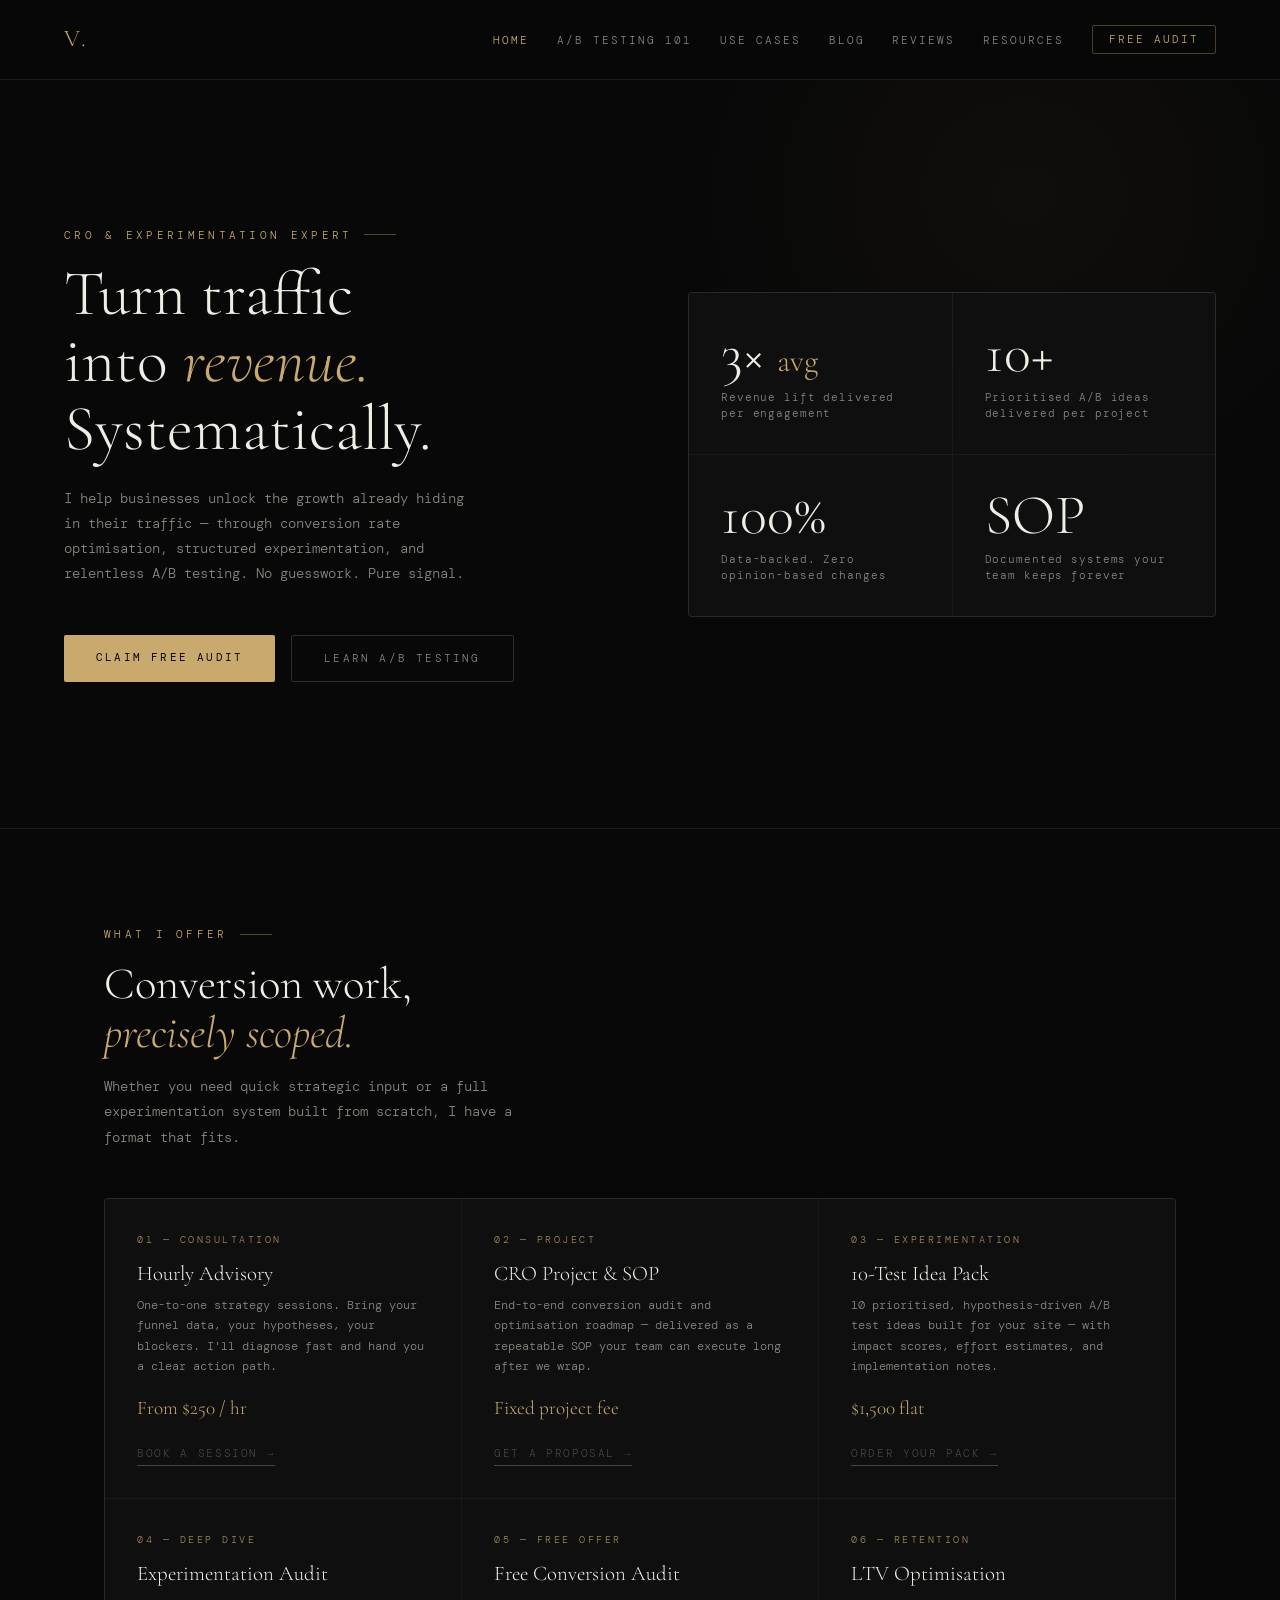
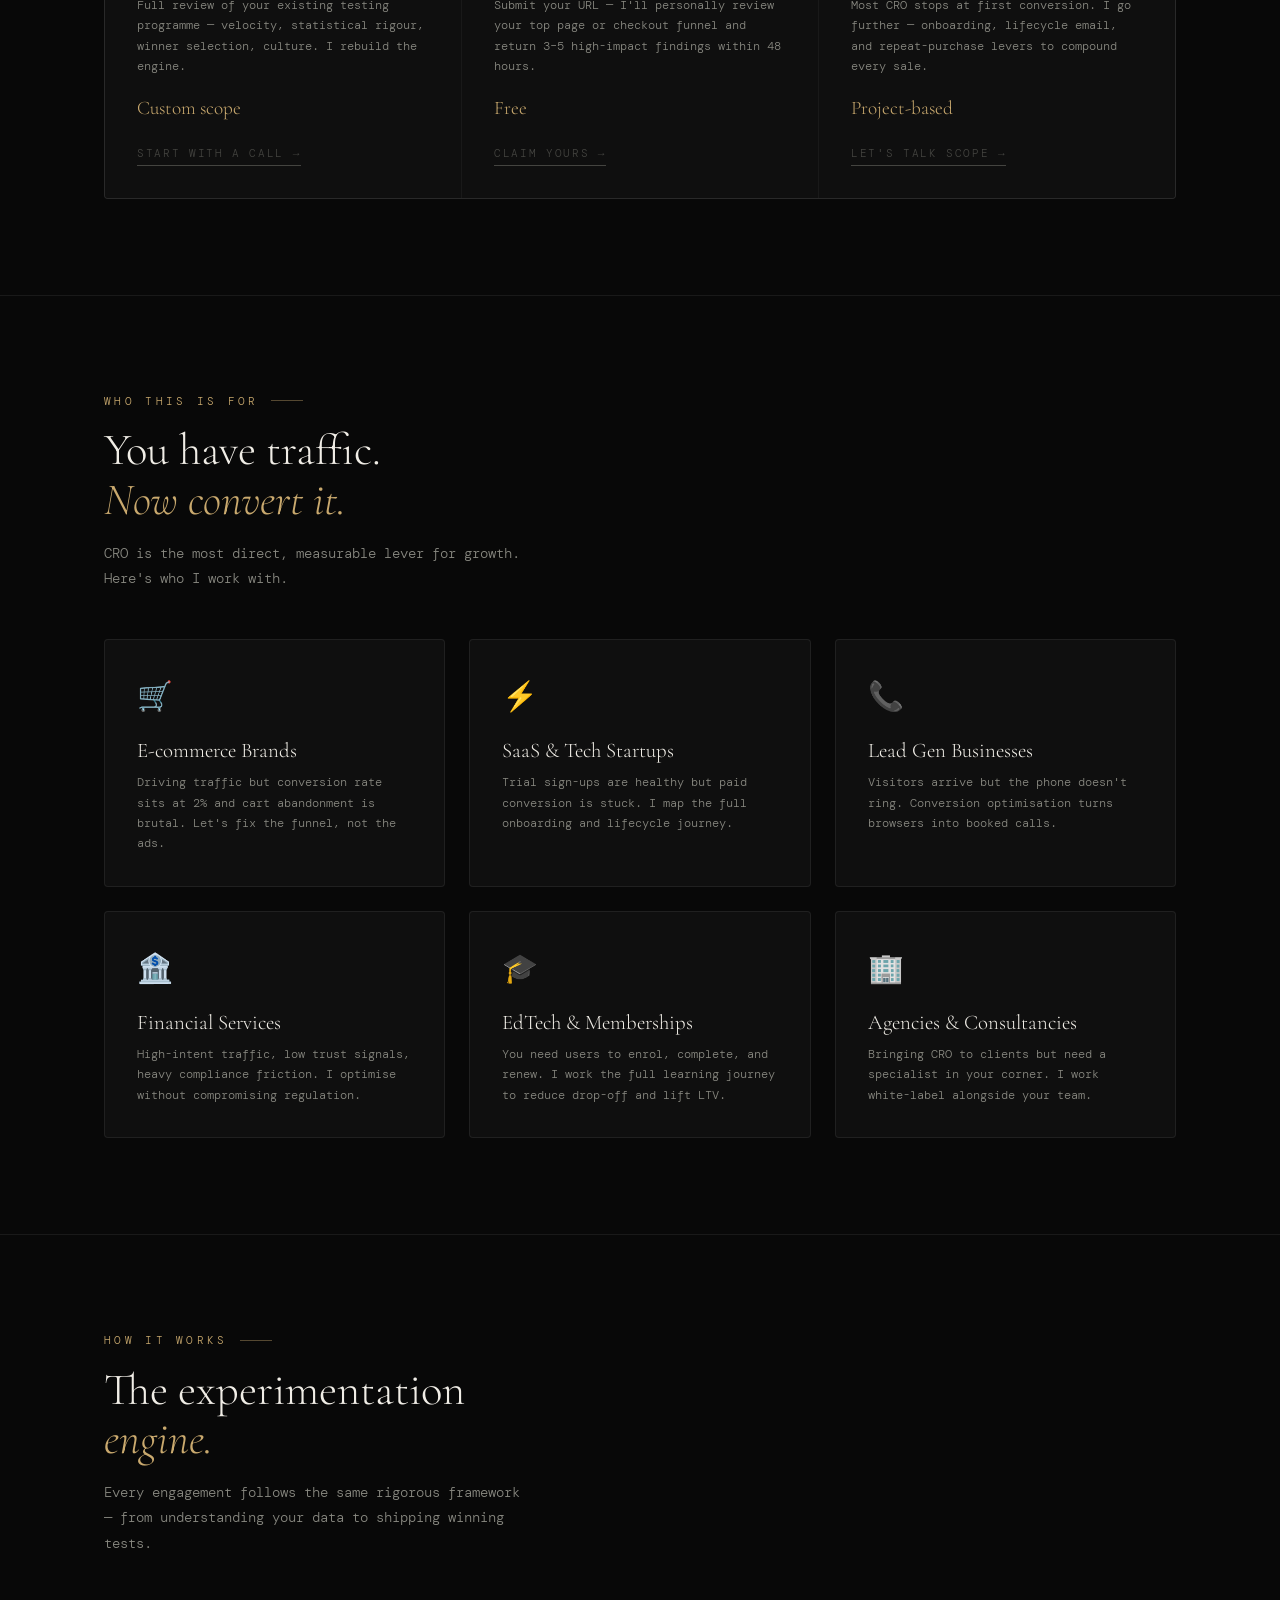
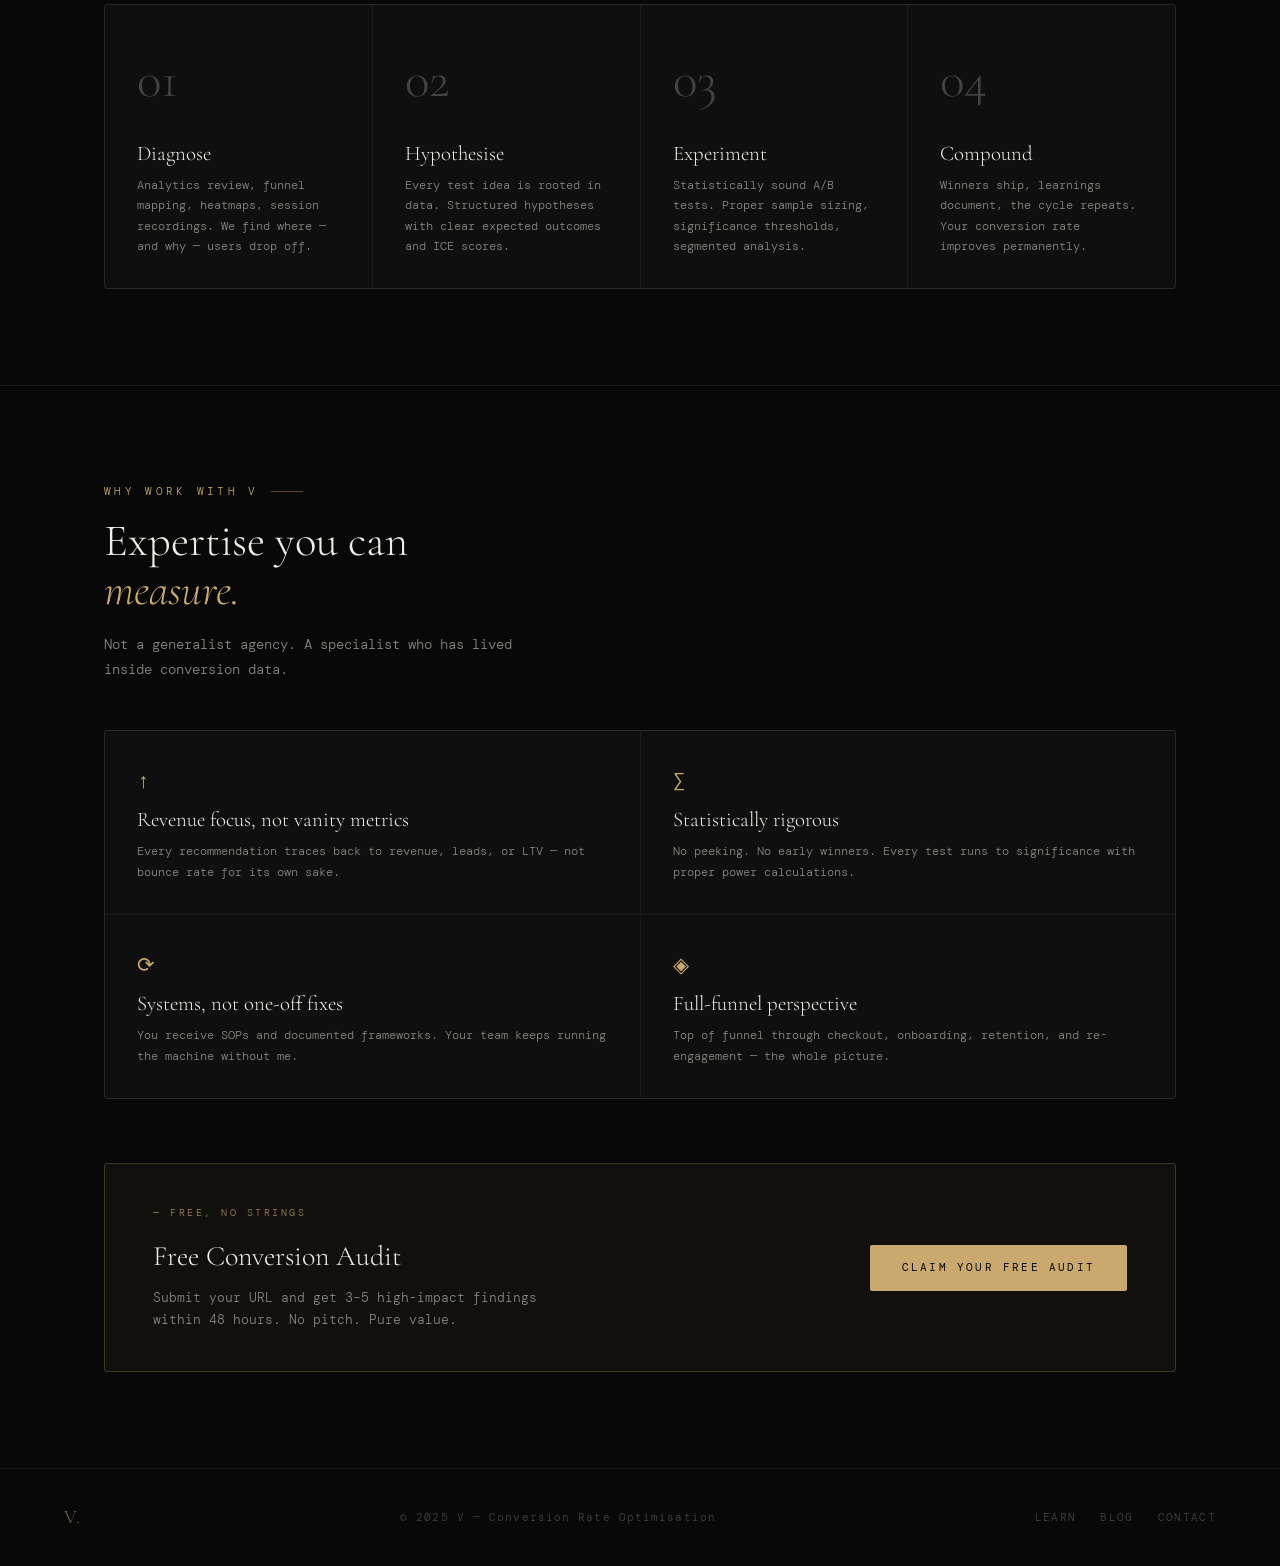
<file: index.html>
<!DOCTYPE html>
<html lang="en">
<head>
<meta charset="UTF-8">
<meta name="viewport" content="width=device-width, initial-scale=1.0">
<title>V — CRO & Experimentation Expert | Conversion Rate Optimisation</title>
<meta name="description" content="V helps businesses increase revenue, leads, and retention through conversion rate optimisation and structured A/B testing. Free conversion audit available.">
<link href="https://fonts.googleapis.com/css2?family=Cormorant+Garamond:ital,wght@0,300;0,400;0,600;1,300;1,400&family=DM+Mono:wght@300;400&display=swap" rel="stylesheet">
<link rel="stylesheet" href="style.css">
</head>
<body>

<nav>
  <a href="index.html" class="nav-logo">V.</a>
  <ul class="nav-links">
    <li><a href="index.html" class="active">Home</a></li>
    <li><a href="ab-testing-101.html">A/B Testing 101</a></li>
    <li><a href="use-cases.html">Use Cases</a></li>
    <li><a href="blog.html">Blog</a></li>
    <li><a href="reviews.html">Reviews</a></li>
    <li><a href="resources.html">Resources</a></li>
    <li><a href="contact.html" class="nav-cta">Free Audit</a></li>
  </ul>
  <button class="hamburger" onclick="document.getElementById('mobMenu').classList.add('open')"><span></span><span></span><span></span></button>
</nav>
<div class="mob-menu" id="mobMenu">
  <button class="mob-close" onclick="document.getElementById('mobMenu').classList.remove('open')">✕</button>
  <a href="index.html">Home</a>
  <a href="ab-testing-101.html">A/B Testing 101</a>
  <a href="use-cases.html">Use Cases</a>
  <a href="blog.html">Blog</a>
  <a href="reviews.html">Reviews</a>
  <a href="resources.html">Resources</a>
  <a href="contact.html" style="color:var(--gold)">Free Audit →</a>
</div>

<!-- HERO -->
<div style="min-height:92vh;display:flex;align-items:center;padding:9rem 4rem 4rem;position:relative;overflow:hidden">
  <div style="position:absolute;top:-20%;right:-10%;width:60vw;height:80vh;background:radial-gradient(ellipse at center,rgba(201,169,110,.04) 0%,transparent 65%);pointer-events:none"></div>
  <div style="max-width:1200px;margin:0 auto;width:100%;display:grid;grid-template-columns:1fr 1fr;gap:6rem;align-items:center">
    <div>
      <div class="eyebrow anim-1">CRO &amp; Experimentation Expert</div>
      <h1 class="serif anim-2">Turn traffic<br>into <em>revenue.</em><br>Systematically.</h1>
      <p class="lead anim-3">I help businesses unlock the growth already hiding in their traffic — through conversion rate optimisation, structured experimentation, and relentless A/B testing. No guesswork. Pure signal.</p>
      <div class="anim-4" style="display:flex;gap:1rem;flex-wrap:wrap">
        <a href="contact.html" class="btn-primary">Claim Free Audit</a>
        <a href="ab-testing-101.html" class="btn-ghost">Learn A/B Testing</a>
      </div>
    </div>
    <div class="seam-grid seam-2 anim-3">
      <div class="seam-cell"><div class="stat-num">3× <span>avg</span></div><div class="stat-label">Revenue lift delivered per engagement</div></div>
      <div class="seam-cell"><div class="stat-num">10+</div><div class="stat-label">Prioritised A/B ideas delivered per project</div></div>
      <div class="seam-cell"><div class="stat-num">100%</div><div class="stat-label">Data-backed. Zero opinion-based changes</div></div>
      <div class="seam-cell"><div class="stat-num">SOP</div><div class="stat-label">Documented systems your team keeps forever</div></div>
    </div>
  </div>
</div>
<hr class="div">

<!-- SERVICES -->
<div class="wrap-inner">
  <div class="eyebrow">What I offer</div>
  <h2 class="serif">Conversion work,<br><em>precisely scoped.</em></h2>
  <p class="lead">Whether you need quick strategic input or a full experimentation system built from scratch, I have a format that fits.</p>
  <div class="seam-grid seam-3">
    <div class="seam-cell">
      <div class="card-tag">01 — Consultation</div>
      <div class="card-title">Hourly Advisory</div>
      <p class="card-body">One-to-one strategy sessions. Bring your funnel data, your hypotheses, your blockers. I'll diagnose fast and hand you a clear action path.</p>
      <div style="font-family:var(--serif);font-size:1.2rem;color:var(--gold);margin:1rem 0">From $250 / hr</div>
      <a href="contact.html" class="link-arrow">Book a session →</a>
    </div>
    <div class="seam-cell">
      <div class="card-tag">02 — Project</div>
      <div class="card-title">CRO Project &amp; SOP</div>
      <p class="card-body">End-to-end conversion audit and optimisation roadmap — delivered as a repeatable SOP your team can execute long after we wrap.</p>
      <div style="font-family:var(--serif);font-size:1.2rem;color:var(--gold);margin:1rem 0">Fixed project fee</div>
      <a href="contact.html" class="link-arrow">Get a proposal →</a>
    </div>
    <div class="seam-cell">
      <div class="card-tag">03 — Experimentation</div>
      <div class="card-title">10-Test Idea Pack</div>
      <p class="card-body">10 prioritised, hypothesis-driven A/B test ideas built for your site — with impact scores, effort estimates, and implementation notes.</p>
      <div style="font-family:var(--serif);font-size:1.2rem;color:var(--gold);margin:1rem 0">$1,500 flat</div>
      <a href="contact.html" class="link-arrow">Order your pack →</a>
    </div>
    <div class="seam-cell">
      <div class="card-tag">04 — Deep Dive</div>
      <div class="card-title">Experimentation Audit</div>
      <p class="card-body">Full review of your existing testing programme — velocity, statistical rigour, winner selection, culture. I rebuild the engine.</p>
      <div style="font-family:var(--serif);font-size:1.2rem;color:var(--gold);margin:1rem 0">Custom scope</div>
      <a href="contact.html" class="link-arrow">Start with a call →</a>
    </div>
    <div class="seam-cell">
      <div class="card-tag">05 — Free Offer</div>
      <div class="card-title">Free Conversion Audit</div>
      <p class="card-body">Submit your URL — I'll personally review your top page or checkout funnel and return 3–5 high-impact findings within 48 hours.</p>
      <div style="font-family:var(--serif);font-size:1.2rem;color:var(--gold);margin:1rem 0">Free</div>
      <a href="contact.html" class="link-arrow">Claim yours →</a>
    </div>
    <div class="seam-cell">
      <div class="card-tag">06 — Retention</div>
      <div class="card-title">LTV Optimisation</div>
      <p class="card-body">Most CRO stops at first conversion. I go further — onboarding, lifecycle email, and repeat-purchase levers to compound every sale.</p>
      <div style="font-family:var(--serif);font-size:1.2rem;color:var(--gold);margin:1rem 0">Project-based</div>
      <a href="contact.html" class="link-arrow">Let's talk scope →</a>
    </div>
  </div>
</div>
<hr class="div">

<!-- WHO -->
<div class="wrap-inner">
  <div class="eyebrow">Who this is for</div>
  <h2 class="serif">You have traffic.<br><em>Now convert it.</em></h2>
  <p class="lead">CRO is the most direct, measurable lever for growth. Here's who I work with.</p>
  <div class="card-grid-3">
    <div class="card"><div style="font-size:1.8rem;margin-bottom:1rem">🛒</div><div class="card-title">E-commerce Brands</div><p class="card-body">Driving traffic but conversion rate sits at 2% and cart abandonment is brutal. Let's fix the funnel, not the ads.</p></div>
    <div class="card"><div style="font-size:1.8rem;margin-bottom:1rem">⚡</div><div class="card-title">SaaS &amp; Tech Startups</div><p class="card-body">Trial sign-ups are healthy but paid conversion is stuck. I map the full onboarding and lifecycle journey.</p></div>
    <div class="card"><div style="font-size:1.8rem;margin-bottom:1rem">📞</div><div class="card-title">Lead Gen Businesses</div><p class="card-body">Visitors arrive but the phone doesn't ring. Conversion optimisation turns browsers into booked calls.</p></div>
    <div class="card"><div style="font-size:1.8rem;margin-bottom:1rem">🏦</div><div class="card-title">Financial Services</div><p class="card-body">High-intent traffic, low trust signals, heavy compliance friction. I optimise without compromising regulation.</p></div>
    <div class="card"><div style="font-size:1.8rem;margin-bottom:1rem">🎓</div><div class="card-title">EdTech &amp; Memberships</div><p class="card-body">You need users to enrol, complete, and renew. I work the full learning journey to reduce drop-off and lift LTV.</p></div>
    <div class="card"><div style="font-size:1.8rem;margin-bottom:1rem">🏢</div><div class="card-title">Agencies &amp; Consultancies</div><p class="card-body">Bringing CRO to clients but need a specialist in your corner. I work white-label alongside your team.</p></div>
  </div>
</div>
<hr class="div">

<!-- PROCESS -->
<div class="wrap-inner">
  <div class="eyebrow">How it works</div>
  <h2 class="serif">The experimentation<br><em>engine.</em></h2>
  <p class="lead">Every engagement follows the same rigorous framework — from understanding your data to shipping winning tests.</p>
  <div class="seam-grid seam-4">
    <div class="seam-cell"><div style="font-family:var(--serif);font-size:3.2rem;color:var(--text-muted);margin-bottom:1rem">01</div><div class="card-title">Diagnose</div><p class="card-body">Analytics review, funnel mapping, heatmaps, session recordings. We find where — and why — users drop off.</p></div>
    <div class="seam-cell"><div style="font-family:var(--serif);font-size:3.2rem;color:var(--text-muted);margin-bottom:1rem">02</div><div class="card-title">Hypothesise</div><p class="card-body">Every test idea is rooted in data. Structured hypotheses with clear expected outcomes and ICE scores.</p></div>
    <div class="seam-cell"><div style="font-family:var(--serif);font-size:3.2rem;color:var(--text-muted);margin-bottom:1rem">03</div><div class="card-title">Experiment</div><p class="card-body">Statistically sound A/B tests. Proper sample sizing, significance thresholds, segmented analysis.</p></div>
    <div class="seam-cell"><div style="font-family:var(--serif);font-size:3.2rem;color:var(--text-muted);margin-bottom:1rem">04</div><div class="card-title">Compound</div><p class="card-body">Winners ship, learnings document, the cycle repeats. Your conversion rate improves permanently.</p></div>
  </div>
</div>
<hr class="div">

<!-- WHY V -->
<div class="wrap-inner">
  <div class="eyebrow">Why work with V</div>
  <h2 class="serif">Expertise you can<br><em>measure.</em></h2>
  <p class="lead">Not a generalist agency. A specialist who has lived inside conversion data.</p>
  <div class="seam-grid seam-2">
    <div class="seam-cell"><div style="color:var(--gold);font-size:1.3rem;margin-bottom:.5rem">↑</div><div class="card-title">Revenue focus, not vanity metrics</div><p class="card-body">Every recommendation traces back to revenue, leads, or LTV — not bounce rate for its own sake.</p></div>
    <div class="seam-cell"><div style="color:var(--gold);font-size:1.3rem;margin-bottom:.5rem">∑</div><div class="card-title">Statistically rigorous</div><p class="card-body">No peeking. No early winners. Every test runs to significance with proper power calculations.</p></div>
    <div class="seam-cell"><div style="color:var(--gold);font-size:1.3rem;margin-bottom:.5rem">⟳</div><div class="card-title">Systems, not one-off fixes</div><p class="card-body">You receive SOPs and documented frameworks. Your team keeps running the machine without me.</p></div>
    <div class="seam-cell"><div style="color:var(--gold);font-size:1.3rem;margin-bottom:.5rem">◈</div><div class="card-title">Full-funnel perspective</div><p class="card-body">Top of funnel through checkout, onboarding, retention, and re-engagement — the whole picture.</p></div>
  </div>

  <div class="highlight-box" style="margin-top:4rem">
    <div>
      <div class="card-tag">— Free, no strings</div>
      <h3>Free Conversion Audit</h3>
      <p>Submit your URL and get 3–5 high-impact findings within 48 hours. No pitch. Pure value.</p>
    </div>
    <a href="contact.html" class="btn-primary">Claim Your Free Audit</a>
  </div>
</div>

<footer>
  <a href="index.html" class="footer-logo">V.</a>
  <span>© 2025 V — Conversion Rate Optimisation</span>
  <div class="footer-links">
    <a href="ab-testing-101.html">Learn</a>
    <a href="blog.html">Blog</a>
    <a href="contact.html">Contact</a>
  </div>
</footer>

</body>
</html>
</file>
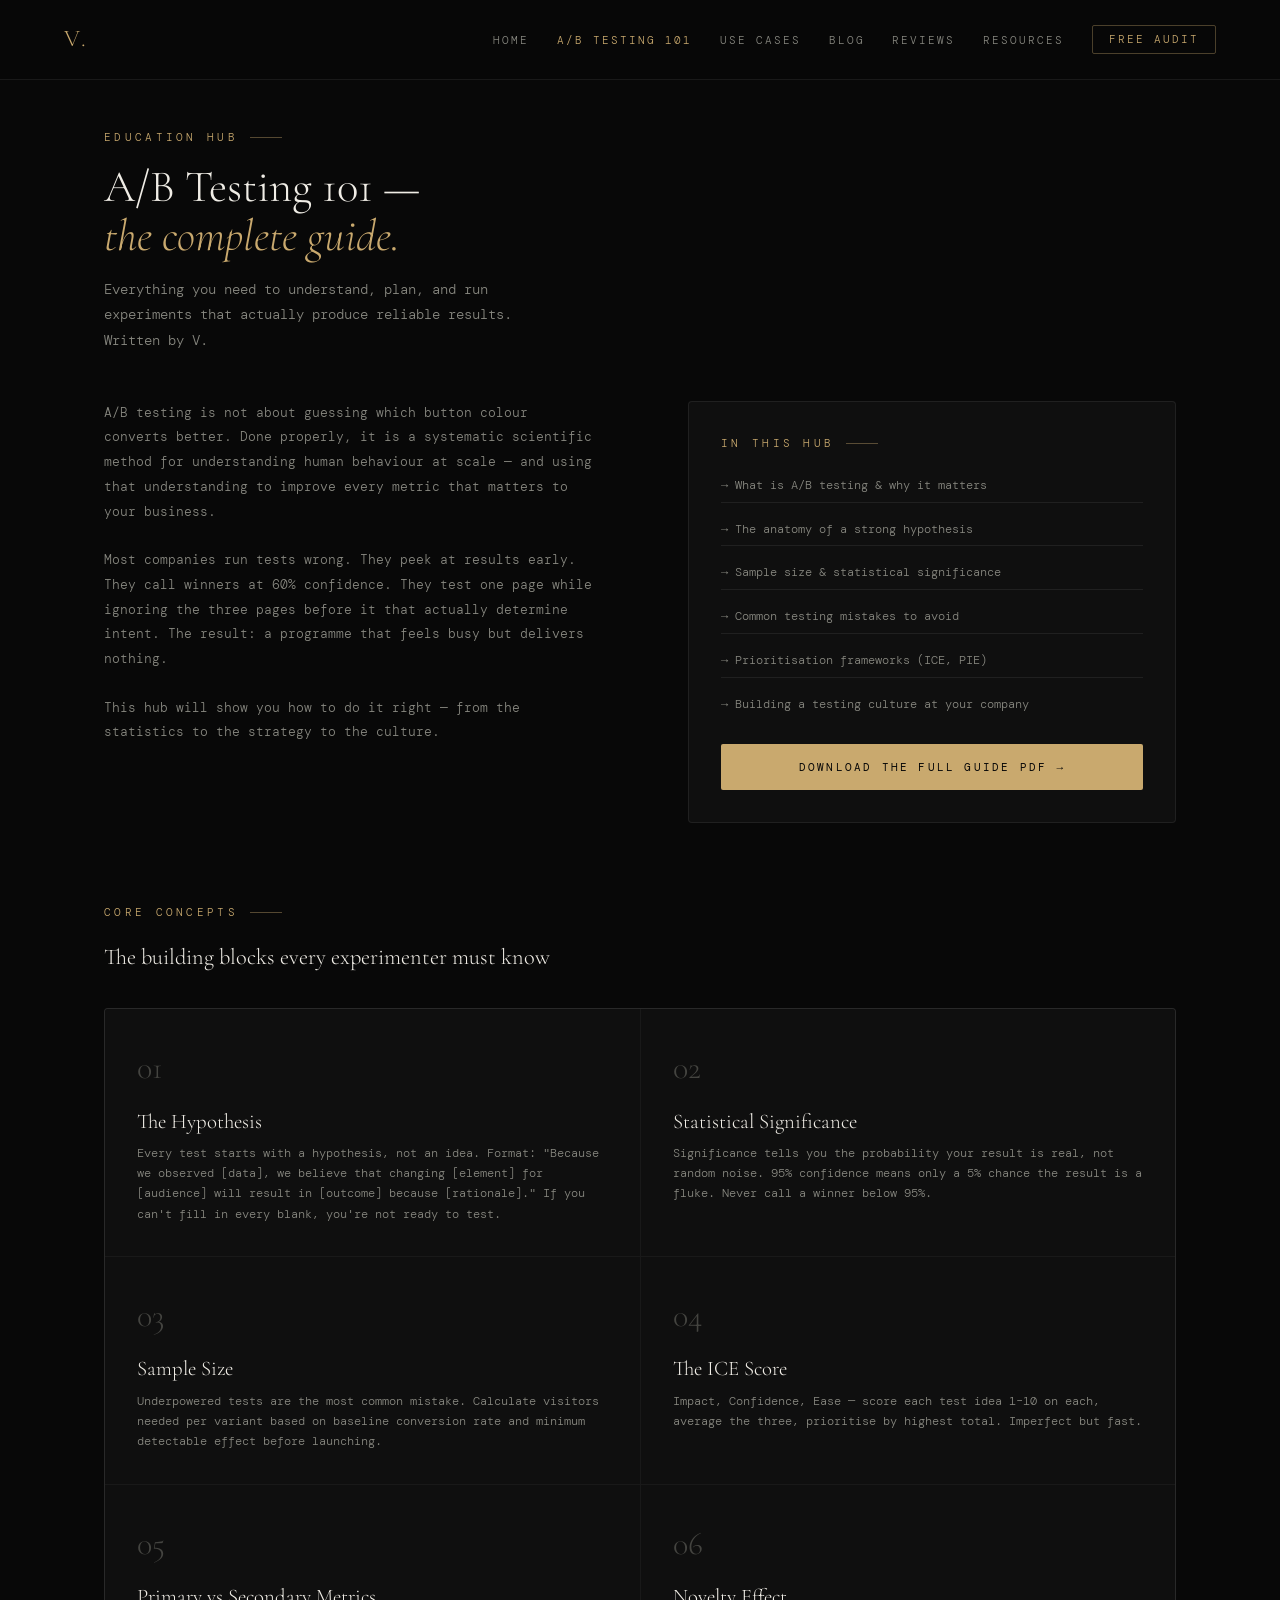
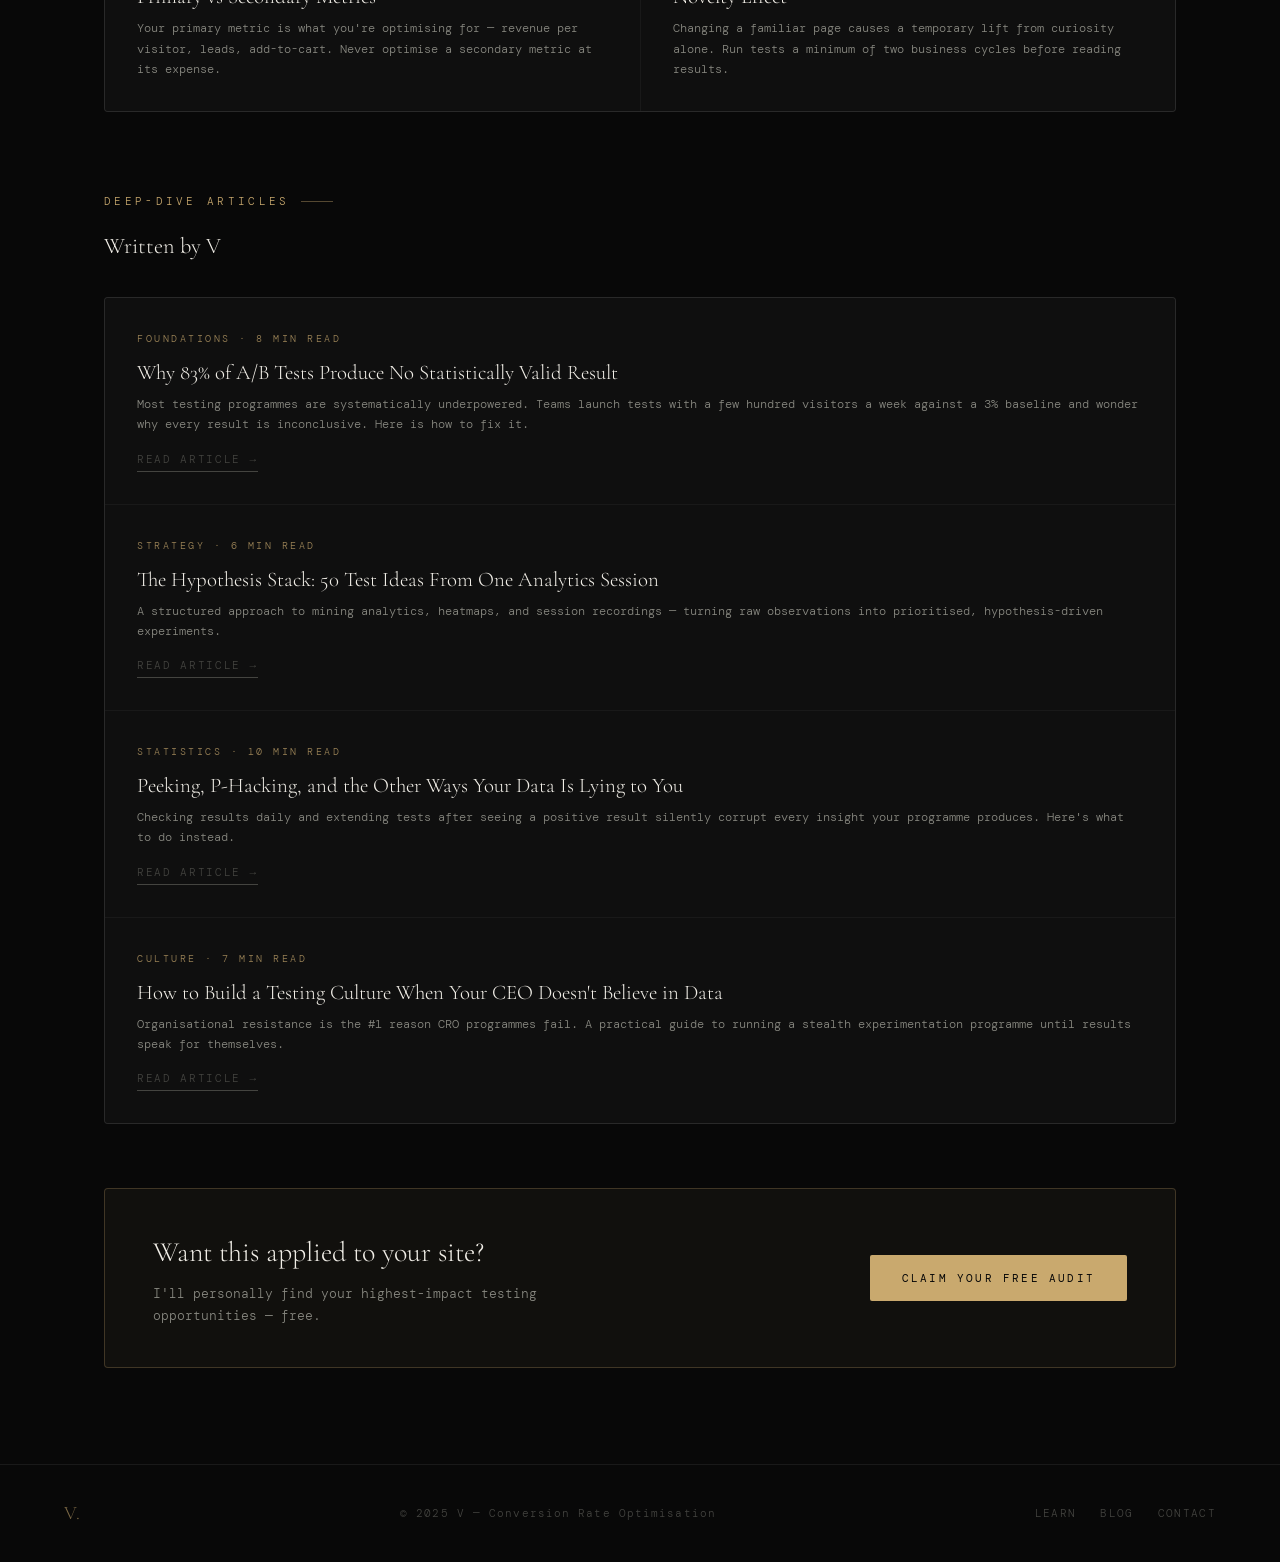
<file: ab-testing-101.html>
<!DOCTYPE html>
<html lang="en">
<head>
<meta charset="UTF-8">
<meta name="viewport" content="width=device-width, initial-scale=1.0">
<title>A/B Testing 101 — Complete Guide | V CRO</title>
<meta name="description" content="The complete A/B testing guide: hypotheses, statistical significance, sample size, prioritisation frameworks, and how to build a testing culture.">
<link href="https://fonts.googleapis.com/css2?family=Cormorant+Garamond:ital,wght@0,300;0,400;0,600;1,300;1,400&family=DM+Mono:wght@300;400&display=swap" rel="stylesheet">
<link rel="stylesheet" href="style.css">
</head>
<body>

<nav>
  <a href="index.html" class="nav-logo">V.</a>
  <ul class="nav-links">
    <li><a href="index.html">Home</a></li>
    <li><a href="ab-testing-101.html" class="active">A/B Testing 101</a></li>
    <li><a href="use-cases.html">Use Cases</a></li>
    <li><a href="blog.html">Blog</a></li>
    <li><a href="reviews.html">Reviews</a></li>
    <li><a href="resources.html">Resources</a></li>
    <li><a href="contact.html" class="nav-cta">Free Audit</a></li>
  </ul>
  <button class="hamburger" onclick="document.getElementById('mobMenu').classList.add('open')"><span></span><span></span><span></span></button>
</nav>
<div class="mob-menu" id="mobMenu">
  <button class="mob-close" onclick="document.getElementById('mobMenu').classList.remove('open')">✕</button>
  <a href="index.html">Home</a>
  <a href="ab-testing-101.html">A/B Testing 101</a>
  <a href="use-cases.html">Use Cases</a>
  <a href="blog.html">Blog</a>
  <a href="reviews.html">Reviews</a>
  <a href="resources.html">Resources</a>
  <a href="contact.html" style="color:var(--gold)">Free Audit →</a>
</div>

<div class="wrap">
  <div class="eyebrow">Education Hub</div>
  <h2 class="serif">A/B Testing 101 —<br><em>the complete guide.</em></h2>
  <p class="lead">Everything you need to understand, plan, and run experiments that actually produce reliable results. Written by V.</p>

  <div class="contact-grid" style="margin-bottom:5rem">
    <div>
      <p style="color:var(--text-secondary);font-size:13px;line-height:1.9;margin-bottom:1.5rem">A/B testing is not about guessing which button colour converts better. Done properly, it is a systematic scientific method for understanding human behaviour at scale — and using that understanding to improve every metric that matters to your business.</p>
      <p style="color:var(--text-secondary);font-size:13px;line-height:1.9;margin-bottom:1.5rem">Most companies run tests wrong. They peek at results early. They call winners at 60% confidence. They test one page while ignoring the three pages before it that actually determine intent. The result: a programme that feels busy but delivers nothing.</p>
      <p style="color:var(--text-secondary);font-size:13px;line-height:1.9">This hub will show you how to do it right — from the statistics to the strategy to the culture.</p>
    </div>
    <div class="card">
      <div class="eyebrow" style="margin-bottom:1rem">In this hub</div>
      <ul style="list-style:none;display:flex;flex-direction:column;gap:.6rem">
        <li style="font-size:12px;color:var(--text-secondary);padding:.4rem 0;border-bottom:1px solid var(--border)">→ What is A/B testing &amp; why it matters</li>
        <li style="font-size:12px;color:var(--text-secondary);padding:.4rem 0;border-bottom:1px solid var(--border)">→ The anatomy of a strong hypothesis</li>
        <li style="font-size:12px;color:var(--text-secondary);padding:.4rem 0;border-bottom:1px solid var(--border)">→ Sample size &amp; statistical significance</li>
        <li style="font-size:12px;color:var(--text-secondary);padding:.4rem 0;border-bottom:1px solid var(--border)">→ Common testing mistakes to avoid</li>
        <li style="font-size:12px;color:var(--text-secondary);padding:.4rem 0;border-bottom:1px solid var(--border)">→ Prioritisation frameworks (ICE, PIE)</li>
        <li style="font-size:12px;color:var(--text-secondary);padding:.4rem 0">→ Building a testing culture at your company</li>
      </ul>
      <a href="resources.html" class="btn-primary" style="margin-top:1.5rem;width:100%;text-align:center;display:block">Download the Full Guide PDF →</a>
    </div>
  </div>

  <div class="eyebrow">Core concepts</div>
  <h3 class="serif" style="margin-bottom:2rem">The building blocks every experimenter must know</h3>
  <div class="seam-grid seam-2" style="margin-bottom:5rem">
    <div class="seam-cell"><div style="font-family:var(--serif);font-size:2rem;color:var(--text-muted);margin-bottom:.75rem">01</div><div class="card-title">The Hypothesis</div><p class="card-body">Every test starts with a hypothesis, not an idea. Format: "Because we observed [data], we believe that changing [element] for [audience] will result in [outcome] because [rationale]." If you can't fill in every blank, you're not ready to test.</p></div>
    <div class="seam-cell"><div style="font-family:var(--serif);font-size:2rem;color:var(--text-muted);margin-bottom:.75rem">02</div><div class="card-title">Statistical Significance</div><p class="card-body">Significance tells you the probability your result is real, not random noise. 95% confidence means only a 5% chance the result is a fluke. Never call a winner below 95%.</p></div>
    <div class="seam-cell"><div style="font-family:var(--serif);font-size:2rem;color:var(--text-muted);margin-bottom:.75rem">03</div><div class="card-title">Sample Size</div><p class="card-body">Underpowered tests are the most common mistake. Calculate visitors needed per variant based on baseline conversion rate and minimum detectable effect before launching.</p></div>
    <div class="seam-cell"><div style="font-family:var(--serif);font-size:2rem;color:var(--text-muted);margin-bottom:.75rem">04</div><div class="card-title">The ICE Score</div><p class="card-body">Impact, Confidence, Ease — score each test idea 1–10 on each, average the three, prioritise by highest total. Imperfect but fast.</p></div>
    <div class="seam-cell"><div style="font-family:var(--serif);font-size:2rem;color:var(--text-muted);margin-bottom:.75rem">05</div><div class="card-title">Primary vs Secondary Metrics</div><p class="card-body">Your primary metric is what you're optimising for — revenue per visitor, leads, add-to-cart. Never optimise a secondary metric at its expense.</p></div>
    <div class="seam-cell"><div style="font-family:var(--serif);font-size:2rem;color:var(--text-muted);margin-bottom:.75rem">06</div><div class="card-title">Novelty Effect</div><p class="card-body">Changing a familiar page causes a temporary lift from curiosity alone. Run tests a minimum of two business cycles before reading results.</p></div>
  </div>

  <div class="eyebrow">Deep-dive articles</div>
  <h3 class="serif" style="margin-bottom:2rem">Written by V</h3>
  <div class="seam-grid" style="grid-template-columns:1fr">
    <div class="seam-cell" style="cursor:pointer" onclick="location.href='blog.html'">
      <div class="card-tag">Foundations · 8 min read</div>
      <div class="card-title" style="font-size:1.3rem">Why 83% of A/B Tests Produce No Statistically Valid Result</div>
      <p class="card-body" style="margin-bottom:.75rem">Most testing programmes are systematically underpowered. Teams launch tests with a few hundred visitors a week against a 3% baseline and wonder why every result is inconclusive. Here is how to fix it.</p>
      <span class="link-arrow">Read article →</span>
    </div>
    <div class="seam-cell" style="cursor:pointer" onclick="location.href='blog.html'">
      <div class="card-tag">Strategy · 6 min read</div>
      <div class="card-title" style="font-size:1.3rem">The Hypothesis Stack: 50 Test Ideas From One Analytics Session</div>
      <p class="card-body" style="margin-bottom:.75rem">A structured approach to mining analytics, heatmaps, and session recordings — turning raw observations into prioritised, hypothesis-driven experiments.</p>
      <span class="link-arrow">Read article →</span>
    </div>
    <div class="seam-cell" style="cursor:pointer" onclick="location.href='blog.html'">
      <div class="card-tag">Statistics · 10 min read</div>
      <div class="card-title" style="font-size:1.3rem">Peeking, P-Hacking, and the Other Ways Your Data Is Lying to You</div>
      <p class="card-body" style="margin-bottom:.75rem">Checking results daily and extending tests after seeing a positive result silently corrupt every insight your programme produces. Here's what to do instead.</p>
      <span class="link-arrow">Read article →</span>
    </div>
    <div class="seam-cell" style="cursor:pointer" onclick="location.href='blog.html'">
      <div class="card-tag">Culture · 7 min read</div>
      <div class="card-title" style="font-size:1.3rem">How to Build a Testing Culture When Your CEO Doesn't Believe in Data</div>
      <p class="card-body" style="margin-bottom:.75rem">Organisational resistance is the #1 reason CRO programmes fail. A practical guide to running a stealth experimentation programme until results speak for themselves.</p>
      <span class="link-arrow">Read article →</span>
    </div>
  </div>

  <div class="highlight-box" style="margin-top:4rem">
    <div><h3>Want this applied to your site?</h3><p>I'll personally find your highest-impact testing opportunities — free.</p></div>
    <a href="contact.html" class="btn-primary">Claim Your Free Audit</a>
  </div>
</div>

<footer>
  <a href="index.html" class="footer-logo">V.</a>
  <span>© 2025 V — Conversion Rate Optimisation</span>
  <div class="footer-links"><a href="ab-testing-101.html">Learn</a><a href="blog.html">Blog</a><a href="contact.html">Contact</a></div>
</footer>
</body>
</html>
</file>
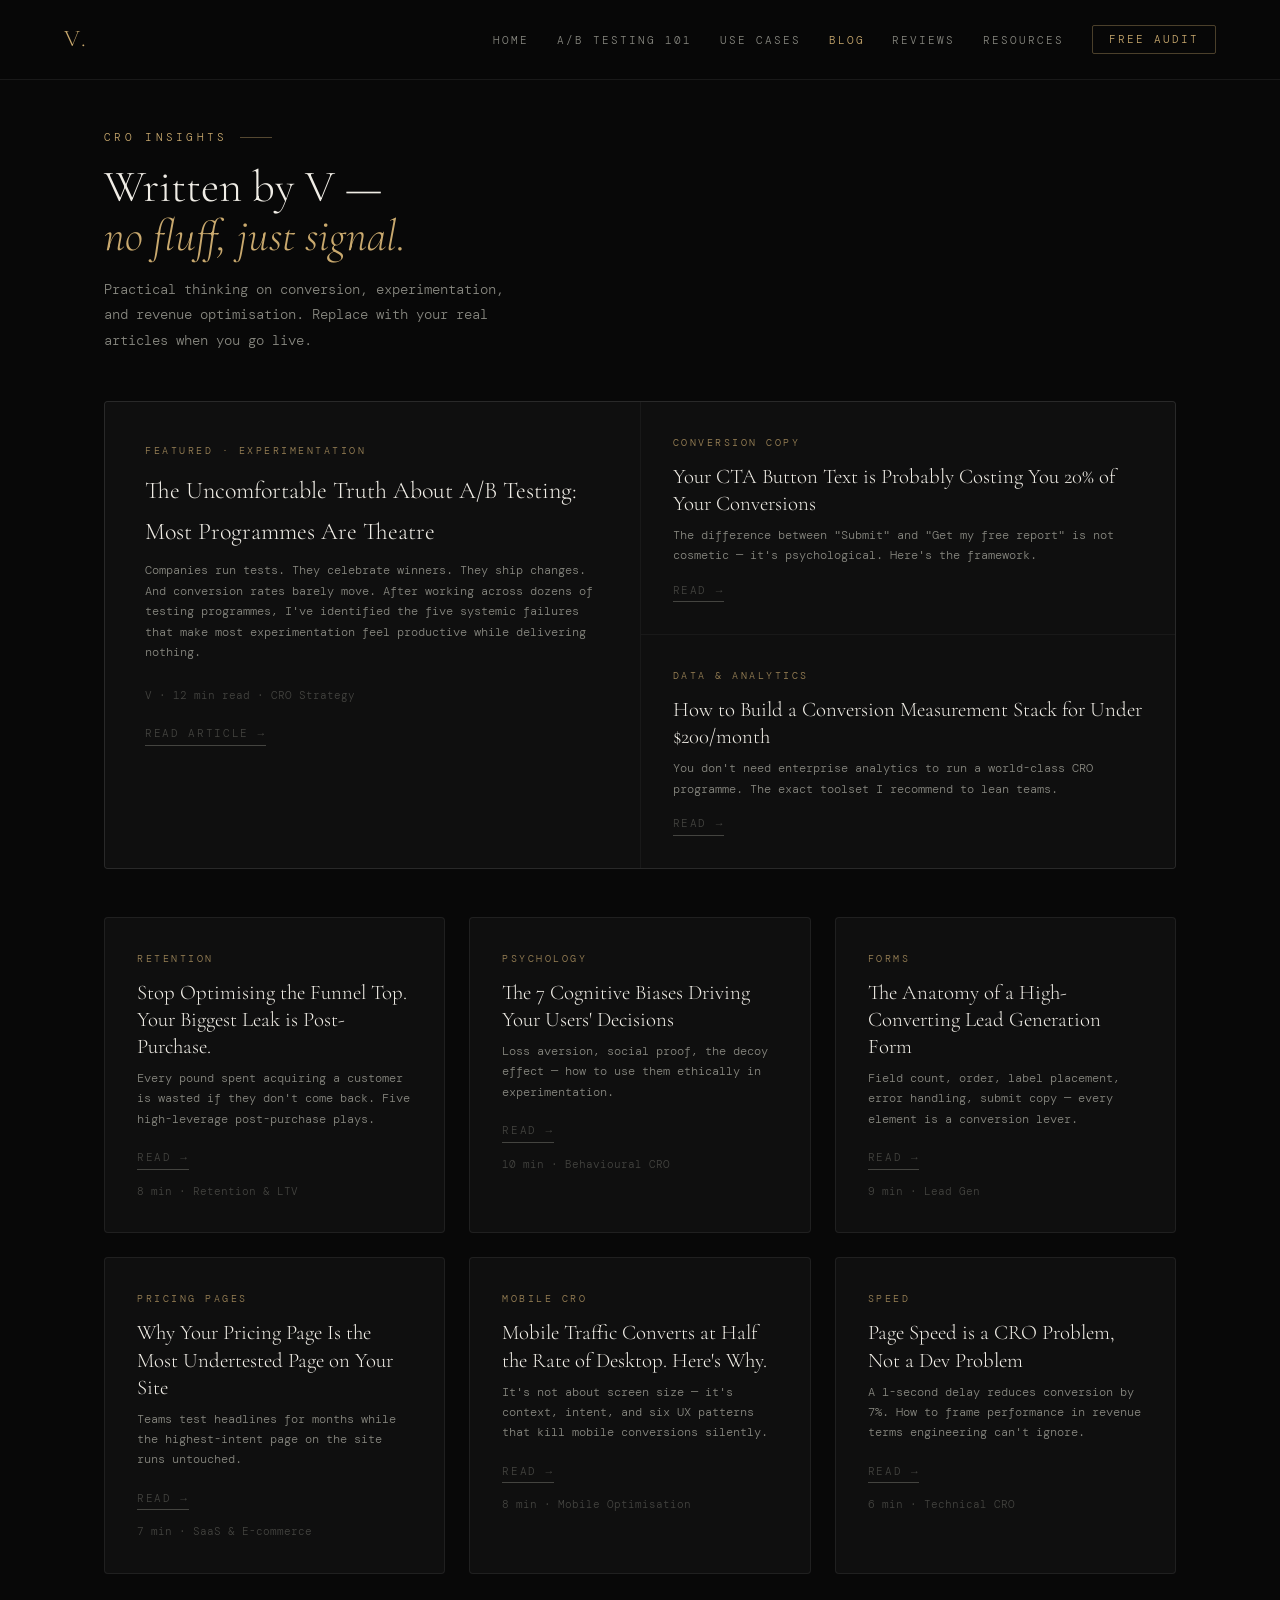
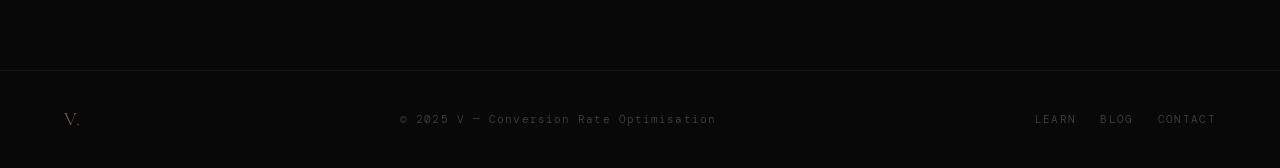
<file: blog.html>
<!DOCTYPE html>
<html lang="en">
<head>
<meta charset="UTF-8">
<meta name="viewport" content="width=device-width, initial-scale=1.0">
<title>Blog — CRO Insights by V | V CRO</title>
<meta name="description" content="Practical writing on conversion rate optimisation, A/B testing, retention, and revenue growth — by V.">
<link href="https://fonts.googleapis.com/css2?family=Cormorant+Garamond:ital,wght@0,300;0,400;0,600;1,300;1,400&family=DM+Mono:wght@300;400&display=swap" rel="stylesheet">
<link rel="stylesheet" href="style.css">
</head>
<body>

<nav>
  <a href="index.html" class="nav-logo">V.</a>
  <ul class="nav-links">
    <li><a href="index.html">Home</a></li>
    <li><a href="ab-testing-101.html">A/B Testing 101</a></li>
    <li><a href="use-cases.html">Use Cases</a></li>
    <li><a href="blog.html" class="active">Blog</a></li>
    <li><a href="reviews.html">Reviews</a></li>
    <li><a href="resources.html">Resources</a></li>
    <li><a href="contact.html" class="nav-cta">Free Audit</a></li>
  </ul>
  <button class="hamburger" onclick="document.getElementById('mobMenu').classList.add('open')"><span></span><span></span><span></span></button>
</nav>
<div class="mob-menu" id="mobMenu">
  <button class="mob-close" onclick="document.getElementById('mobMenu').classList.remove('open')">✕</button>
  <a href="index.html">Home</a><a href="ab-testing-101.html">A/B Testing 101</a><a href="use-cases.html">Use Cases</a>
  <a href="blog.html">Blog</a><a href="reviews.html">Reviews</a><a href="resources.html">Resources</a>
  <a href="contact.html" style="color:var(--gold)">Free Audit →</a>
</div>

<div class="wrap">
  <div class="eyebrow">CRO Insights</div>
  <h2 class="serif">Written by V —<br><em>no fluff, just signal.</em></h2>
  <p class="lead">Practical thinking on conversion, experimentation, and revenue optimisation. Replace with your real articles when you go live.</p>

  <div class="seam-grid seam-2" style="margin-bottom:3rem">
    <div class="seam-cell" style="grid-row:span 2;padding:2.5rem">
      <div class="card-tag">Featured · Experimentation</div>
      <h3 class="serif" style="font-size:1.5rem">The Uncomfortable Truth About A/B Testing: Most Programmes Are Theatre</h3>
      <p class="card-body" style="margin-bottom:1.5rem">Companies run tests. They celebrate winners. They ship changes. And conversion rates barely move. After working across dozens of testing programmes, I've identified the five systemic failures that make most experimentation feel productive while delivering nothing.</p>
      <p style="font-size:11px;color:var(--text-muted);margin-bottom:1rem">V · 12 min read · CRO Strategy</p>
      <a href="#" class="link-arrow" onclick="alert('Add your full article link here'); return false;">Read article →</a>
    </div>
    <div class="seam-cell">
      <div class="card-tag">Conversion Copy</div>
      <div class="card-title">Your CTA Button Text is Probably Costing You 20% of Your Conversions</div>
      <p class="card-body" style="margin-bottom:.75rem">The difference between "Submit" and "Get my free report" is not cosmetic — it's psychological. Here's the framework.</p>
      <a href="#" class="link-arrow" onclick="alert('Add your full article link here'); return false;">Read →</a>
    </div>
    <div class="seam-cell">
      <div class="card-tag">Data &amp; Analytics</div>
      <div class="card-title">How to Build a Conversion Measurement Stack for Under $200/month</div>
      <p class="card-body" style="margin-bottom:.75rem">You don't need enterprise analytics to run a world-class CRO programme. The exact toolset I recommend to lean teams.</p>
      <a href="#" class="link-arrow" onclick="alert('Add your full article link here'); return false;">Read →</a>
    </div>
  </div>

  <div class="card-grid-3">
    <div class="card"><div class="card-tag">Retention</div><div class="card-title">Stop Optimising the Funnel Top. Your Biggest Leak is Post-Purchase.</div><p class="card-body" style="margin-bottom:1rem">Every pound spent acquiring a customer is wasted if they don't come back. Five high-leverage post-purchase plays.</p><a href="#" class="link-arrow" onclick="alert('Add your article link'); return false;">Read →</a><p style="font-size:11px;color:var(--text-muted);margin-top:.75rem">8 min · Retention &amp; LTV</p></div>
    <div class="card"><div class="card-tag">Psychology</div><div class="card-title">The 7 Cognitive Biases Driving Your Users' Decisions</div><p class="card-body" style="margin-bottom:1rem">Loss aversion, social proof, the decoy effect — how to use them ethically in experimentation.</p><a href="#" class="link-arrow" onclick="alert('Add your article link'); return false;">Read →</a><p style="font-size:11px;color:var(--text-muted);margin-top:.75rem">10 min · Behavioural CRO</p></div>
    <div class="card"><div class="card-tag">Forms</div><div class="card-title">The Anatomy of a High-Converting Lead Generation Form</div><p class="card-body" style="margin-bottom:1rem">Field count, order, label placement, error handling, submit copy — every element is a conversion lever.</p><a href="#" class="link-arrow" onclick="alert('Add your article link'); return false;">Read →</a><p style="font-size:11px;color:var(--text-muted);margin-top:.75rem">9 min · Lead Gen</p></div>
    <div class="card"><div class="card-tag">Pricing Pages</div><div class="card-title">Why Your Pricing Page Is the Most Undertested Page on Your Site</div><p class="card-body" style="margin-bottom:1rem">Teams test headlines for months while the highest-intent page on the site runs untouched.</p><a href="#" class="link-arrow" onclick="alert('Add your article link'); return false;">Read →</a><p style="font-size:11px;color:var(--text-muted);margin-top:.75rem">7 min · SaaS &amp; E-commerce</p></div>
    <div class="card"><div class="card-tag">Mobile CRO</div><div class="card-title">Mobile Traffic Converts at Half the Rate of Desktop. Here's Why.</div><p class="card-body" style="margin-bottom:1rem">It's not about screen size — it's context, intent, and six UX patterns that kill mobile conversions silently.</p><a href="#" class="link-arrow" onclick="alert('Add your article link'); return false;">Read →</a><p style="font-size:11px;color:var(--text-muted);margin-top:.75rem">8 min · Mobile Optimisation</p></div>
    <div class="card"><div class="card-tag">Speed</div><div class="card-title">Page Speed is a CRO Problem, Not a Dev Problem</div><p class="card-body" style="margin-bottom:1rem">A 1-second delay reduces conversion by 7%. How to frame performance in revenue terms engineering can't ignore.</p><a href="#" class="link-arrow" onclick="alert('Add your article link'); return false;">Read →</a><p style="font-size:11px;color:var(--text-muted);margin-top:.75rem">6 min · Technical CRO</p></div>
  </div>
</div>

<footer>
  <a href="index.html" class="footer-logo">V.</a>
  <span>© 2025 V — Conversion Rate Optimisation</span>
  <div class="footer-links"><a href="ab-testing-101.html">Learn</a><a href="blog.html">Blog</a><a href="contact.html">Contact</a></div>
</footer>
</body>
</html>
</file>
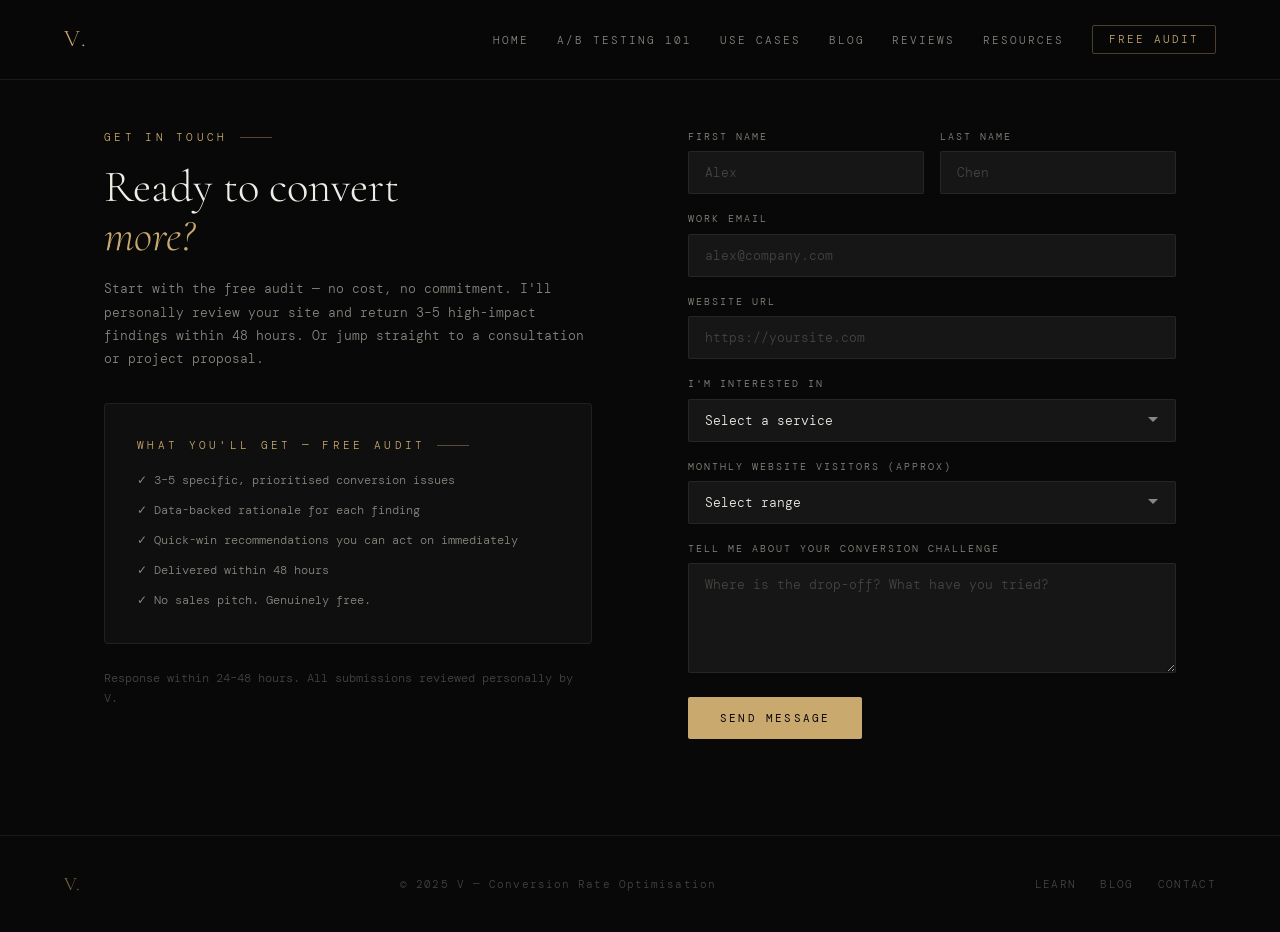
<file: contact.html>
<!DOCTYPE html>
<html lang="en">
<head>
<meta charset="UTF-8">
<meta name="viewport" content="width=device-width, initial-scale=1.0">
<title>Free Conversion Audit & Contact | V CRO</title>
<meta name="description" content="Claim your free conversion audit or book a CRO consultation with V. Get 3-5 high-impact findings within 48 hours.">
<link href="https://fonts.googleapis.com/css2?family=Cormorant+Garamond:ital,wght@0,300;0,400;0,600;1,300;1,400&family=DM+Mono:wght@300;400&display=swap" rel="stylesheet">
<link rel="stylesheet" href="style.css">
</head>
<body>

<nav>
  <a href="index.html" class="nav-logo">V.</a>
  <ul class="nav-links">
    <li><a href="index.html">Home</a></li>
    <li><a href="ab-testing-101.html">A/B Testing 101</a></li>
    <li><a href="use-cases.html">Use Cases</a></li>
    <li><a href="blog.html">Blog</a></li>
    <li><a href="reviews.html">Reviews</a></li>
    <li><a href="resources.html">Resources</a></li>
    <li><a href="contact.html" class="nav-cta active">Free Audit</a></li>
  </ul>
  <button class="hamburger" onclick="document.getElementById('mobMenu').classList.add('open')"><span></span><span></span><span></span></button>
</nav>
<div class="mob-menu" id="mobMenu">
  <button class="mob-close" onclick="document.getElementById('mobMenu').classList.remove('open')">✕</button>
  <a href="index.html">Home</a><a href="ab-testing-101.html">A/B Testing 101</a><a href="use-cases.html">Use Cases</a>
  <a href="blog.html">Blog</a><a href="reviews.html">Reviews</a><a href="resources.html">Resources</a>
  <a href="contact.html" style="color:var(--gold)">Free Audit →</a>
</div>

<div class="wrap">
  <div class="contact-grid">
    <div>
      <div class="eyebrow">Get in touch</div>
      <h2 class="serif">Ready to convert<br><em>more?</em></h2>
      <p style="color:var(--text-secondary);line-height:1.8;font-size:13px;margin-bottom:2rem">Start with the free audit — no cost, no commitment. I'll personally review your site and return 3–5 high-impact findings within 48 hours. Or jump straight to a consultation or project proposal.</p>
      <div class="card" style="margin-bottom:1.5rem">
        <div class="eyebrow" style="margin-bottom:1rem">What you'll get — free audit</div>
        <ul style="list-style:none;display:flex;flex-direction:column;gap:.6rem">
          <li style="font-size:12px;color:var(--text-secondary)">✓ 3–5 specific, prioritised conversion issues</li>
          <li style="font-size:12px;color:var(--text-secondary)">✓ Data-backed rationale for each finding</li>
          <li style="font-size:12px;color:var(--text-secondary)">✓ Quick-win recommendations you can act on immediately</li>
          <li style="font-size:12px;color:var(--text-secondary)">✓ Delivered within 48 hours</li>
          <li style="font-size:12px;color:var(--text-secondary)">✓ No sales pitch. Genuinely free.</li>
        </ul>
      </div>
      <p style="font-size:12px;color:var(--text-muted)">Response within 24–48 hours. All submissions reviewed personally by V.</p>
    </div>

    <form class="form-wrap" onsubmit="handleSubmit(event)">
      <div class="form-row">
        <div class="field"><label>First name</label><input type="text" placeholder="Alex" required></div>
        <div class="field"><label>Last name</label><input type="text" placeholder="Chen"></div>
      </div>
      <div class="field"><label>Work email</label><input type="email" placeholder="alex@company.com" required></div>
      <div class="field"><label>Website URL</label><input type="url" placeholder="https://yoursite.com"></div>
      <div class="field"><label>I'm interested in</label>
        <select>
          <option value="">Select a service</option>
          <option>Free Conversion Audit</option>
          <option>Hourly Advisory</option>
          <option>CRO Project &amp; SOP</option>
          <option>10-Test Idea Pack</option>
          <option>Experimentation Audit</option>
          <option>Retention &amp; LTV Optimisation</option>
        </select>
      </div>
      <div class="field"><label>Monthly website visitors (approx)</label>
        <select>
          <option value="">Select range</option>
          <option>Under 5,000</option>
          <option>5,000 – 25,000</option>
          <option>25,000 – 100,000</option>
          <option>100,000 – 500,000</option>
          <option>500,000+</option>
        </select>
      </div>
      <div class="field"><label>Tell me about your conversion challenge</label><textarea placeholder="Where is the drop-off? What have you tried?"></textarea></div>
      <button type="submit" class="btn-primary" id="submit-btn" style="align-self:flex-start;margin-top:.5rem">Send Message</button>
      <p id="form-msg" style="font-size:12px;color:var(--gold);display:none;margin-top:.5rem">✓ Sent. I'll review your site and be in touch within 48 hours.</p>
    </form>
  </div>
</div>

<footer>
  <a href="index.html" class="footer-logo">V.</a>
  <span>© 2025 V — Conversion Rate Optimisation</span>
  <div class="footer-links"><a href="ab-testing-101.html">Learn</a><a href="blog.html">Blog</a><a href="contact.html">Contact</a></div>
</footer>

<script>
function handleSubmit(e){
  e.preventDefault();
  const btn=document.getElementById('submit-btn');
  const msg=document.getElementById('form-msg');
  btn.textContent='Sending...';
  btn.disabled=true;
  setTimeout(()=>{btn.style.display='none';msg.style.display='block'},800);
}
</script>
</body>
</html>
</file>
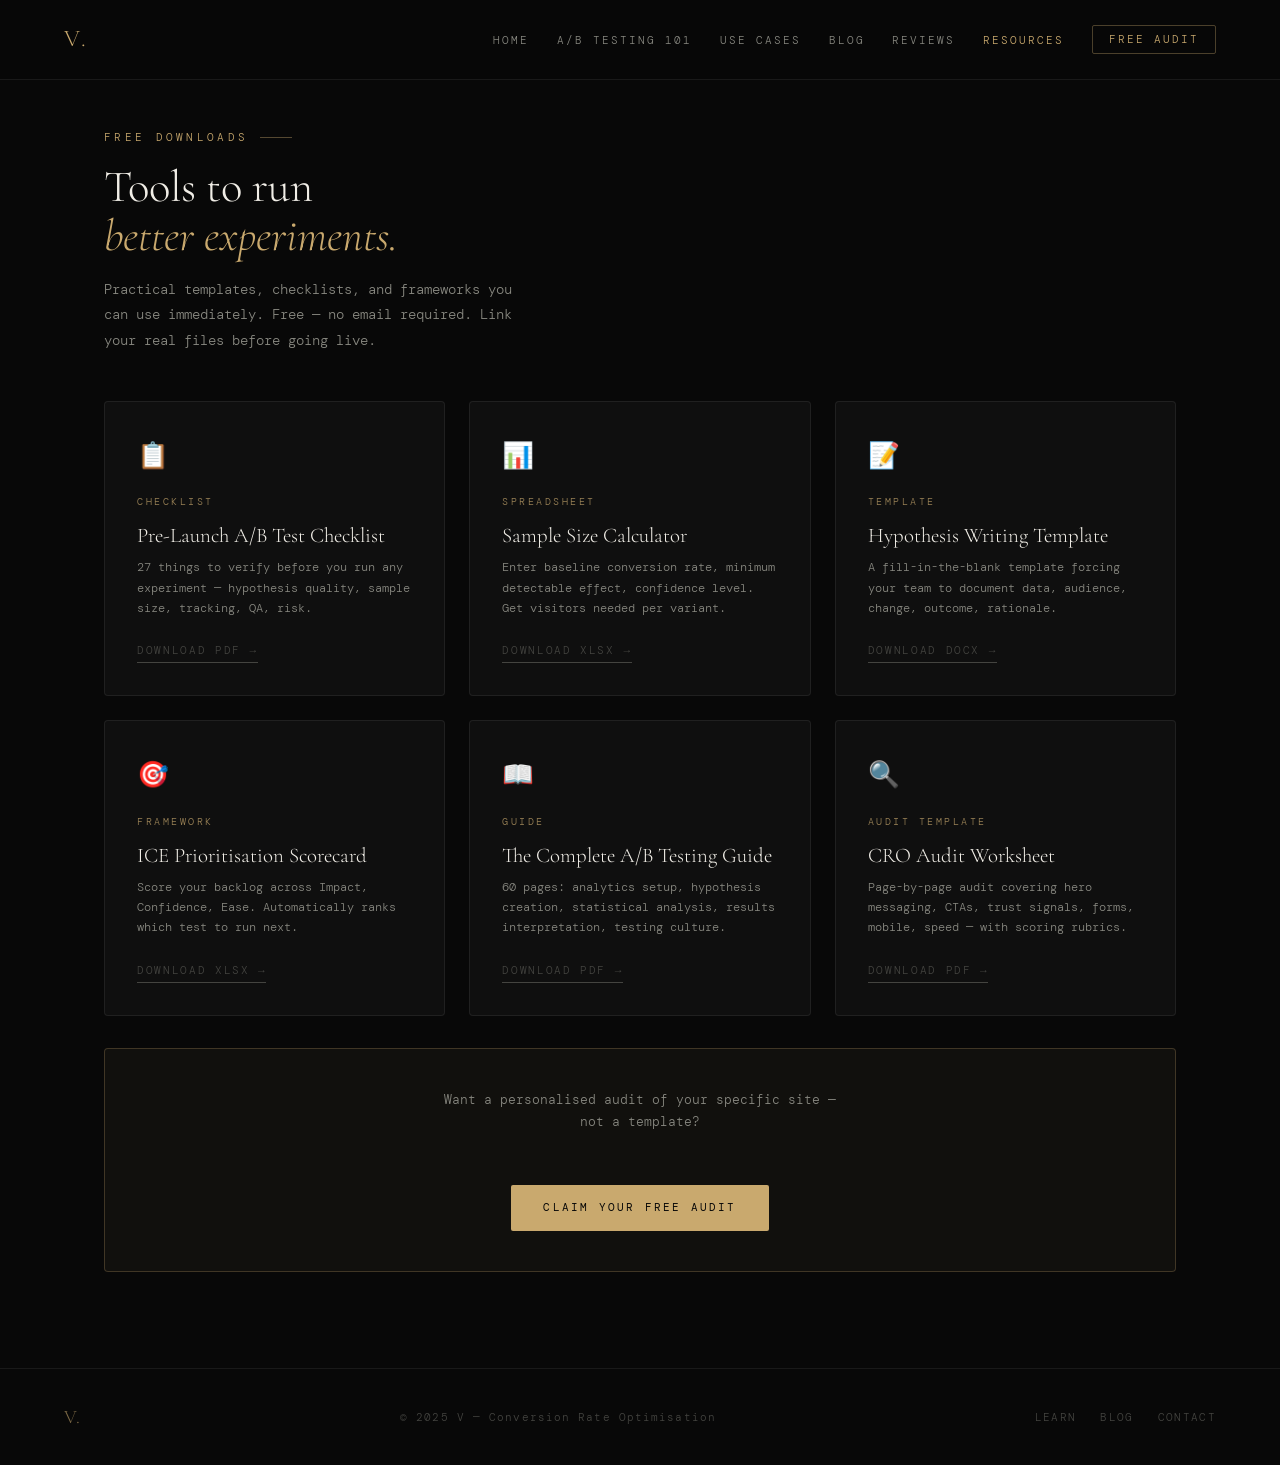
<file: resources.html>
<!DOCTYPE html>
<html lang="en">
<head>
<meta charset="UTF-8">
<meta name="viewport" content="width=device-width, initial-scale=1.0">
<title>Free CRO Resources & Templates | V CRO</title>
<meta name="description" content="Free downloadable templates for A/B testing: checklists, sample size calculators, hypothesis frameworks, and the complete CRO audit worksheet.">
<link href="https://fonts.googleapis.com/css2?family=Cormorant+Garamond:ital,wght@0,300;0,400;0,600;1,300;1,400&family=DM+Mono:wght@300;400&display=swap" rel="stylesheet">
<link rel="stylesheet" href="style.css">
<style>
.res-card{cursor:pointer}
.res-dl{font-size:11px;letter-spacing:.15em;text-transform:uppercase;color:var(--text-muted);border-bottom:1px solid var(--text-muted);display:inline-block;padding-bottom:2px;transition:color .2s,border-color .2s}
.res-card:hover .res-dl{color:var(--gold);border-color:var(--gold)}
</style>
</head>
<body>

<nav>
  <a href="index.html" class="nav-logo">V.</a>
  <ul class="nav-links">
    <li><a href="index.html">Home</a></li>
    <li><a href="ab-testing-101.html">A/B Testing 101</a></li>
    <li><a href="use-cases.html">Use Cases</a></li>
    <li><a href="blog.html">Blog</a></li>
    <li><a href="reviews.html">Reviews</a></li>
    <li><a href="resources.html" class="active">Resources</a></li>
    <li><a href="contact.html" class="nav-cta">Free Audit</a></li>
  </ul>
  <button class="hamburger" onclick="document.getElementById('mobMenu').classList.add('open')"><span></span><span></span><span></span></button>
</nav>
<div class="mob-menu" id="mobMenu">
  <button class="mob-close" onclick="document.getElementById('mobMenu').classList.remove('open')">✕</button>
  <a href="index.html">Home</a><a href="ab-testing-101.html">A/B Testing 101</a><a href="use-cases.html">Use Cases</a>
  <a href="blog.html">Blog</a><a href="reviews.html">Reviews</a><a href="resources.html">Resources</a>
  <a href="contact.html" style="color:var(--gold)">Free Audit →</a>
</div>

<div class="wrap">
  <div class="eyebrow">Free Downloads</div>
  <h2 class="serif">Tools to run<br><em>better experiments.</em></h2>
  <p class="lead">Practical templates, checklists, and frameworks you can use immediately. Free — no email required. Link your real files before going live.</p>

  <div class="card-grid-3">
    <div class="card res-card" onclick="alert('Link your PDF download here')"><div style="font-size:1.6rem;margin-bottom:1rem">📋</div><div class="card-tag">Checklist</div><div class="card-title">Pre-Launch A/B Test Checklist</div><p class="card-body" style="margin-bottom:1.25rem">27 things to verify before you run any experiment — hypothesis quality, sample size, tracking, QA, risk.</p><span class="res-dl">Download PDF →</span></div>
    <div class="card res-card" onclick="alert('Link your spreadsheet download here')"><div style="font-size:1.6rem;margin-bottom:1rem">📊</div><div class="card-tag">Spreadsheet</div><div class="card-title">Sample Size Calculator</div><p class="card-body" style="margin-bottom:1.25rem">Enter baseline conversion rate, minimum detectable effect, confidence level. Get visitors needed per variant.</p><span class="res-dl">Download XLSX →</span></div>
    <div class="card res-card" onclick="alert('Link your template download here')"><div style="font-size:1.6rem;margin-bottom:1rem">📝</div><div class="card-tag">Template</div><div class="card-title">Hypothesis Writing Template</div><p class="card-body" style="margin-bottom:1.25rem">A fill-in-the-blank template forcing your team to document data, audience, change, outcome, rationale.</p><span class="res-dl">Download DOCX →</span></div>
    <div class="card res-card" onclick="alert('Link your framework download here')"><div style="font-size:1.6rem;margin-bottom:1rem">🎯</div><div class="card-tag">Framework</div><div class="card-title">ICE Prioritisation Scorecard</div><p class="card-body" style="margin-bottom:1.25rem">Score your backlog across Impact, Confidence, Ease. Automatically ranks which test to run next.</p><span class="res-dl">Download XLSX →</span></div>
    <div class="card res-card" onclick="alert('Link your guide download here')"><div style="font-size:1.6rem;margin-bottom:1rem">📖</div><div class="card-tag">Guide</div><div class="card-title">The Complete A/B Testing Guide</div><p class="card-body" style="margin-bottom:1.25rem">60 pages: analytics setup, hypothesis creation, statistical analysis, results interpretation, testing culture.</p><span class="res-dl">Download PDF →</span></div>
    <div class="card res-card" onclick="alert('Link your audit template here')"><div style="font-size:1.6rem;margin-bottom:1rem">🔍</div><div class="card-tag">Audit Template</div><div class="card-title">CRO Audit Worksheet</div><p class="card-body" style="margin-bottom:1.25rem">Page-by-page audit covering hero messaging, CTAs, trust signals, forms, mobile, speed — with scoring rubrics.</p><span class="res-dl">Download PDF →</span></div>
  </div>

  <div class="highlight-box" style="justify-content:center;text-align:center;flex-direction:column">
    <p style="margin-bottom:1.25rem">Want a personalised audit of your specific site — not a template?</p>
    <a href="contact.html" class="btn-primary">Claim Your Free Audit</a>
  </div>
</div>

<footer>
  <a href="index.html" class="footer-logo">V.</a>
  <span>© 2025 V — Conversion Rate Optimisation</span>
  <div class="footer-links"><a href="ab-testing-101.html">Learn</a><a href="blog.html">Blog</a><a href="contact.html">Contact</a></div>
</footer>
</body>
</html>
</file>
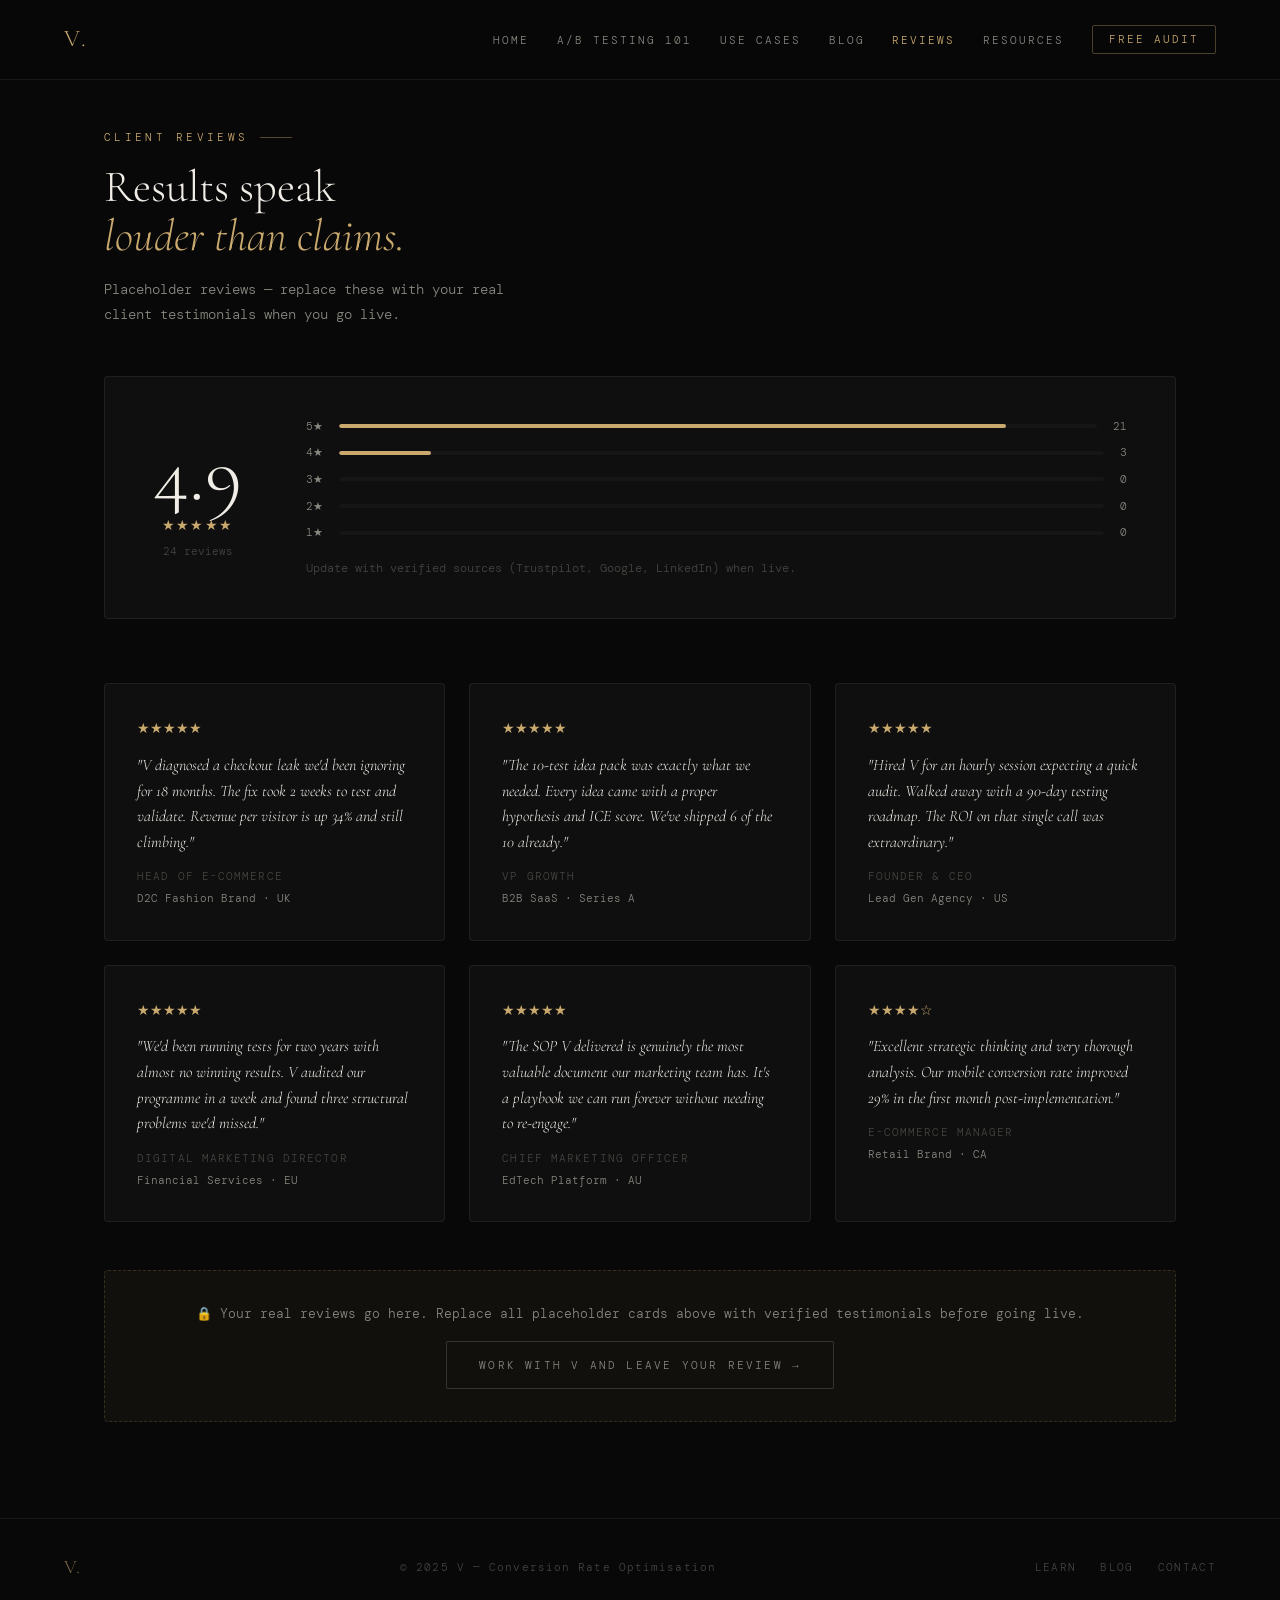
<file: reviews.html>
<!DOCTYPE html>
<html lang="en">
<head>
<meta charset="UTF-8">
<meta name="viewport" content="width=device-width, initial-scale=1.0">
<title>Client Reviews | V CRO</title>
<meta name="description" content="What clients say about working with V on conversion rate optimisation, A/B testing, and experimentation projects.">
<link href="https://fonts.googleapis.com/css2?family=Cormorant+Garamond:ital,wght@0,300;0,400;0,600;1,300;1,400&family=DM+Mono:wght@300;400&display=swap" rel="stylesheet">
<link rel="stylesheet" href="style.css">
<style>
.rev-summary{display:grid;grid-template-columns:auto 1fr;gap:4rem;align-items:center;margin-bottom:4rem;padding:2.5rem 3rem;border:1px solid var(--border);border-radius:4px;background:var(--off-black)}
.score-big{font-family:var(--serif);font-size:5rem;font-weight:300;color:var(--text-primary);line-height:1;text-align:center}
.bar-row{display:flex;align-items:center;gap:1rem;font-size:11px;color:var(--text-secondary);margin-bottom:.5rem}
.bar-track{flex:1;height:4px;background:var(--dark);border-radius:2px;overflow:hidden}
.bar-fill{height:100%;background:var(--gold);border-radius:2px}
.rev-placeholder{border:1px dashed rgba(201,169,110,.2);border-radius:4px;padding:2rem;text-align:center;background:var(--gold-glow);grid-column:1/-1;margin-top:1.5rem}
@media(max-width:900px){.rev-summary{grid-template-columns:1fr}}
</style>
</head>
<body>

<nav>
  <a href="index.html" class="nav-logo">V.</a>
  <ul class="nav-links">
    <li><a href="index.html">Home</a></li>
    <li><a href="ab-testing-101.html">A/B Testing 101</a></li>
    <li><a href="use-cases.html">Use Cases</a></li>
    <li><a href="blog.html">Blog</a></li>
    <li><a href="reviews.html" class="active">Reviews</a></li>
    <li><a href="resources.html">Resources</a></li>
    <li><a href="contact.html" class="nav-cta">Free Audit</a></li>
  </ul>
  <button class="hamburger" onclick="document.getElementById('mobMenu').classList.add('open')"><span></span><span></span><span></span></button>
</nav>
<div class="mob-menu" id="mobMenu">
  <button class="mob-close" onclick="document.getElementById('mobMenu').classList.remove('open')">✕</button>
  <a href="index.html">Home</a><a href="ab-testing-101.html">A/B Testing 101</a><a href="use-cases.html">Use Cases</a>
  <a href="blog.html">Blog</a><a href="reviews.html">Reviews</a><a href="resources.html">Resources</a>
  <a href="contact.html" style="color:var(--gold)">Free Audit →</a>
</div>

<div class="wrap">
  <div class="eyebrow">Client Reviews</div>
  <h2 class="serif">Results speak<br><em>louder than claims.</em></h2>
  <p class="lead">Placeholder reviews — replace these with your real client testimonials when you go live.</p>

  <div class="rev-summary">
    <div>
      <div class="score-big">4.9</div>
      <div style="color:var(--gold);text-align:center;letter-spacing:.1em">★★★★★</div>
      <div style="font-size:11px;color:var(--text-muted);text-align:center;margin-top:.25rem">24 reviews</div>
    </div>
    <div>
      <div class="bar-row"><span>5★</span><div class="bar-track"><div class="bar-fill" style="width:88%"></div></div><span>21</span></div>
      <div class="bar-row"><span>4★</span><div class="bar-track"><div class="bar-fill" style="width:12%"></div></div><span>3</span></div>
      <div class="bar-row"><span>3★</span><div class="bar-track"><div class="bar-fill" style="width:0%"></div></div><span>0</span></div>
      <div class="bar-row"><span>2★</span><div class="bar-track"><div class="bar-fill" style="width:0%"></div></div><span>0</span></div>
      <div class="bar-row"><span>1★</span><div class="bar-track"><div class="bar-fill" style="width:0%"></div></div><span>0</span></div>
      <p style="font-size:12px;color:var(--text-muted);margin-top:1rem">Update with verified sources (Trustpilot, Google, LinkedIn) when live.</p>
    </div>
  </div>

  <div class="card-grid-3">
    <div class="card"><div class="stars">★★★★★</div><p class="review-text">"V diagnosed a checkout leak we'd been ignoring for 18 months. The fix took 2 weeks to test and validate. Revenue per visitor is up 34% and still climbing."</p><div class="review-author">Head of E-commerce</div><div class="review-co">D2C Fashion Brand · UK</div></div>
    <div class="card"><div class="stars">★★★★★</div><p class="review-text">"The 10-test idea pack was exactly what we needed. Every idea came with a proper hypothesis and ICE score. We've shipped 6 of the 10 already."</p><div class="review-author">VP Growth</div><div class="review-co">B2B SaaS · Series A</div></div>
    <div class="card"><div class="stars">★★★★★</div><p class="review-text">"Hired V for an hourly session expecting a quick audit. Walked away with a 90-day testing roadmap. The ROI on that single call was extraordinary."</p><div class="review-author">Founder &amp; CEO</div><div class="review-co">Lead Gen Agency · US</div></div>
    <div class="card"><div class="stars">★★★★★</div><p class="review-text">"We'd been running tests for two years with almost no winning results. V audited our programme in a week and found three structural problems we'd missed."</p><div class="review-author">Digital Marketing Director</div><div class="review-co">Financial Services · EU</div></div>
    <div class="card"><div class="stars">★★★★★</div><p class="review-text">"The SOP V delivered is genuinely the most valuable document our marketing team has. It's a playbook we can run forever without needing to re-engage."</p><div class="review-author">Chief Marketing Officer</div><div class="review-co">EdTech Platform · AU</div></div>
    <div class="card"><div class="stars">★★★★☆</div><p class="review-text">"Excellent strategic thinking and very thorough analysis. Our mobile conversion rate improved 29% in the first month post-implementation."</p><div class="review-author">E-commerce Manager</div><div class="review-co">Retail Brand · CA</div></div>
    <div class="rev-placeholder">
      <p style="font-size:13px;color:var(--text-secondary);margin-bottom:1rem">🔒 Your real reviews go here. Replace all placeholder cards above with verified testimonials before going live.</p>
      <a href="contact.html" class="btn-ghost">Work with V and leave your review →</a>
    </div>
  </div>
</div>

<footer>
  <a href="index.html" class="footer-logo">V.</a>
  <span>© 2025 V — Conversion Rate Optimisation</span>
  <div class="footer-links"><a href="ab-testing-101.html">Learn</a><a href="blog.html">Blog</a><a href="contact.html">Contact</a></div>
</footer>
</body>
</html>
</file>
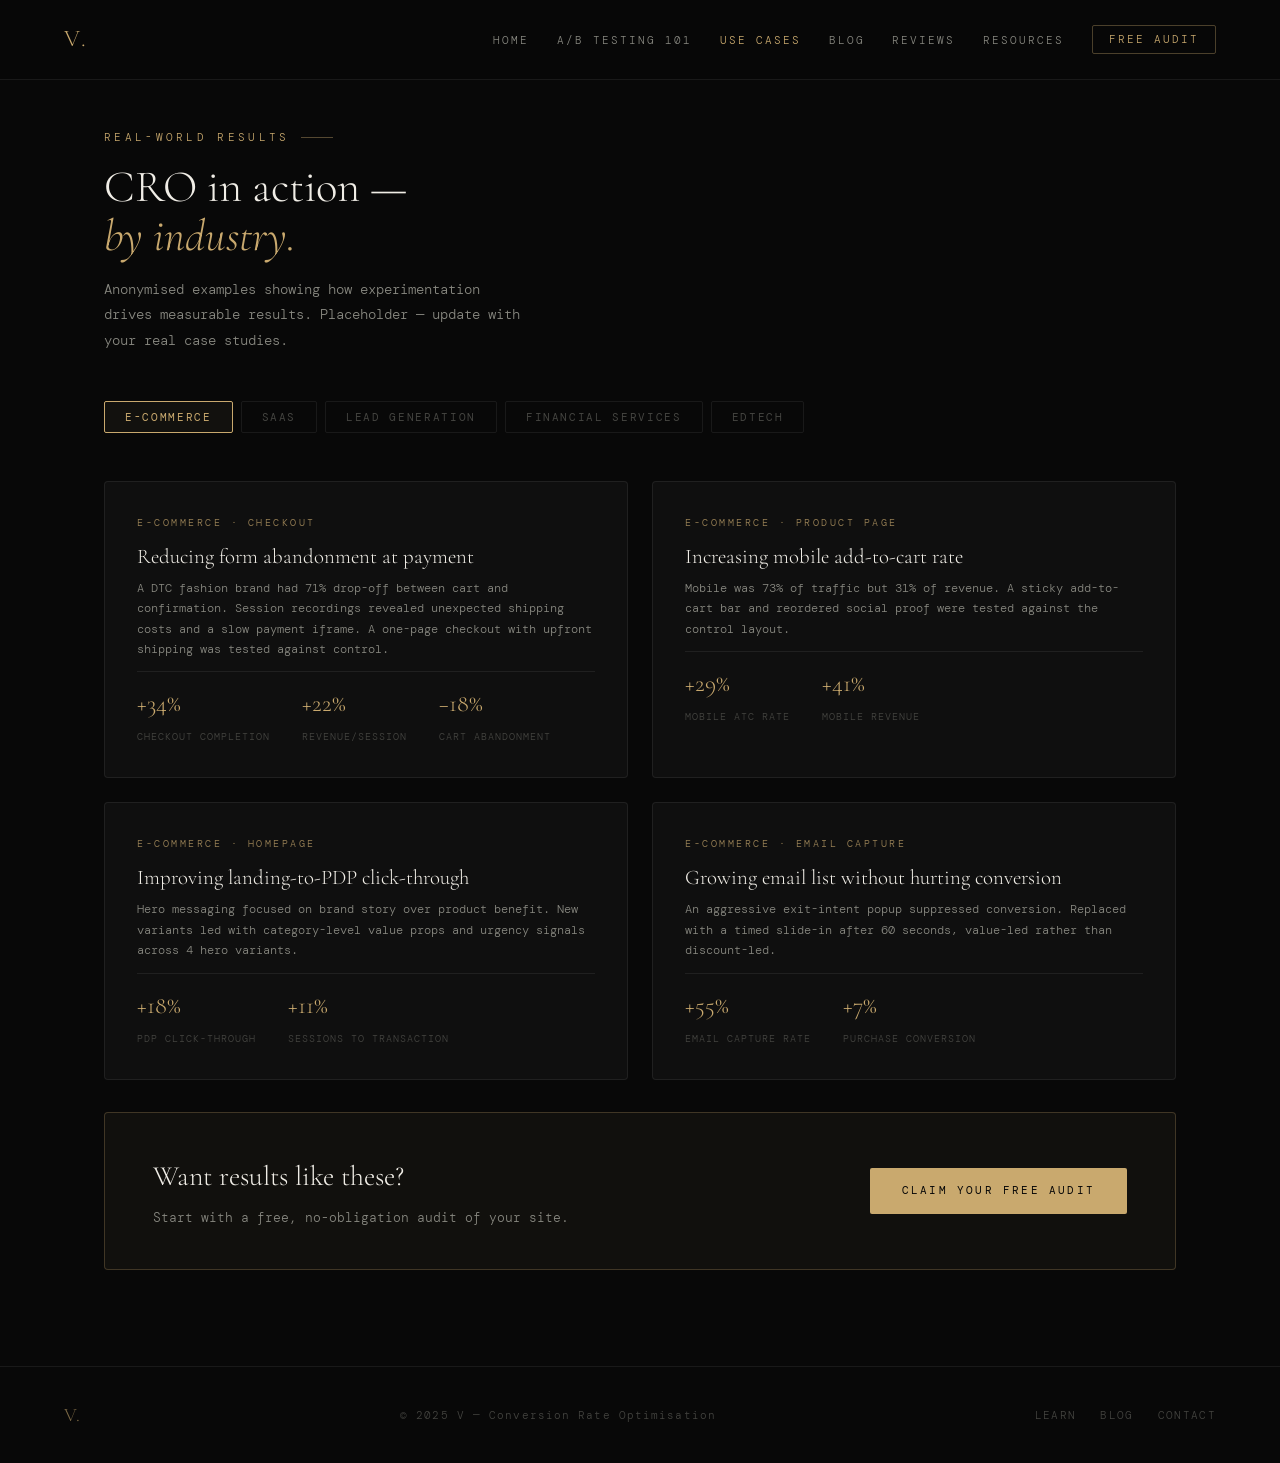
<file: use-cases.html>
<!DOCTYPE html>
<html lang="en">
<head>
<meta charset="UTF-8">
<meta name="viewport" content="width=device-width, initial-scale=1.0">
<title>Use Cases — Real CRO Results by Industry | V CRO</title>
<meta name="description" content="See how conversion rate optimisation and A/B testing drive measurable results across e-commerce, SaaS, lead gen, finance, and edtech.">
<link href="https://fonts.googleapis.com/css2?family=Cormorant+Garamond:ital,wght@0,300;0,400;0,600;1,300;1,400&family=DM+Mono:wght@300;400&display=swap" rel="stylesheet">
<link rel="stylesheet" href="style.css">
<style>
.uc-tabs{display:flex;gap:.5rem;flex-wrap:wrap;margin-bottom:3rem}
.uc-tab{background:none;border:1px solid var(--border);color:var(--text-muted);font-family:var(--mono);font-size:11px;letter-spacing:.15em;text-transform:uppercase;padding:.5rem 1.25rem;border-radius:2px;cursor:pointer;transition:all .2s}
.uc-tab:hover{border-color:var(--border-hover);color:var(--text-secondary)}
.uc-tab.active{border-color:var(--gold);color:var(--gold);background:var(--gold-glow)}
.uc-panel{display:none}.uc-panel.active{display:grid;grid-template-columns:1fr 1fr;gap:1.5rem}
.uc-result{display:flex;gap:2rem;border-top:1px solid var(--border);padding-top:.75rem;margin-top:.75rem}
.uc-res-num{font-family:var(--serif);font-size:1.5rem;color:var(--gold)}
.uc-res-label{font-size:10px;color:var(--text-muted);letter-spacing:.1em;text-transform:uppercase;margin-top:.2rem}
@media(max-width:900px){.uc-panel.active{grid-template-columns:1fr}}
</style>
</head>
<body>

<nav>
  <a href="index.html" class="nav-logo">V.</a>
  <ul class="nav-links">
    <li><a href="index.html">Home</a></li>
    <li><a href="ab-testing-101.html">A/B Testing 101</a></li>
    <li><a href="use-cases.html" class="active">Use Cases</a></li>
    <li><a href="blog.html">Blog</a></li>
    <li><a href="reviews.html">Reviews</a></li>
    <li><a href="resources.html">Resources</a></li>
    <li><a href="contact.html" class="nav-cta">Free Audit</a></li>
  </ul>
  <button class="hamburger" onclick="document.getElementById('mobMenu').classList.add('open')"><span></span><span></span><span></span></button>
</nav>
<div class="mob-menu" id="mobMenu">
  <button class="mob-close" onclick="document.getElementById('mobMenu').classList.remove('open')">✕</button>
  <a href="index.html">Home</a><a href="ab-testing-101.html">A/B Testing 101</a><a href="use-cases.html">Use Cases</a>
  <a href="blog.html">Blog</a><a href="reviews.html">Reviews</a><a href="resources.html">Resources</a>
  <a href="contact.html" style="color:var(--gold)">Free Audit →</a>
</div>

<div class="wrap">
  <div class="eyebrow">Real-World Results</div>
  <h2 class="serif">CRO in action —<br><em>by industry.</em></h2>
  <p class="lead">Anonymised examples showing how experimentation drives measurable results. Placeholder — update with your real case studies.</p>

  <div class="uc-tabs">
    <button class="uc-tab active" onclick="sw('ecom',this)">E-commerce</button>
    <button class="uc-tab" onclick="sw('saas',this)">SaaS</button>
    <button class="uc-tab" onclick="sw('leadgen',this)">Lead Generation</button>
    <button class="uc-tab" onclick="sw('finance',this)">Financial Services</button>
    <button class="uc-tab" onclick="sw('edtech',this)">EdTech</button>
  </div>

  <div class="uc-panel active" id="uc-ecom">
    <div class="card"><div class="card-tag">E-commerce · Checkout</div><div class="card-title">Reducing form abandonment at payment</div><p class="card-body">A DTC fashion brand had 71% drop-off between cart and confirmation. Session recordings revealed unexpected shipping costs and a slow payment iframe. A one-page checkout with upfront shipping was tested against control.</p><div class="uc-result"><div><div class="uc-res-num">+34%</div><div class="uc-res-label">Checkout completion</div></div><div><div class="uc-res-num">+22%</div><div class="uc-res-label">Revenue/session</div></div><div><div class="uc-res-num">−18%</div><div class="uc-res-label">Cart abandonment</div></div></div></div>
    <div class="card"><div class="card-tag">E-commerce · Product Page</div><div class="card-title">Increasing mobile add-to-cart rate</div><p class="card-body">Mobile was 73% of traffic but 31% of revenue. A sticky add-to-cart bar and reordered social proof were tested against the control layout.</p><div class="uc-result"><div><div class="uc-res-num">+29%</div><div class="uc-res-label">Mobile ATC rate</div></div><div><div class="uc-res-num">+41%</div><div class="uc-res-label">Mobile revenue</div></div></div></div>
    <div class="card"><div class="card-tag">E-commerce · Homepage</div><div class="card-title">Improving landing-to-PDP click-through</div><p class="card-body">Hero messaging focused on brand story over product benefit. New variants led with category-level value props and urgency signals across 4 hero variants.</p><div class="uc-result"><div><div class="uc-res-num">+18%</div><div class="uc-res-label">PDP click-through</div></div><div><div class="uc-res-num">+11%</div><div class="uc-res-label">Sessions to transaction</div></div></div></div>
    <div class="card"><div class="card-tag">E-commerce · Email Capture</div><div class="card-title">Growing email list without hurting conversion</div><p class="card-body">An aggressive exit-intent popup suppressed conversion. Replaced with a timed slide-in after 60 seconds, value-led rather than discount-led.</p><div class="uc-result"><div><div class="uc-res-num">+55%</div><div class="uc-res-label">Email capture rate</div></div><div><div class="uc-res-num">+7%</div><div class="uc-res-label">Purchase conversion</div></div></div></div>
  </div>

  <div class="uc-panel" id="uc-saas">
    <div class="card"><div class="card-tag">SaaS · Onboarding</div><div class="card-title">Reducing day-7 churn in a B2B tool</div><p class="card-body">67% of trial users who didn't complete setup in session one never returned. An interactive checklist with milestone celebrations was tested against the default dashboard.</p><div class="uc-result"><div><div class="uc-res-num">+44%</div><div class="uc-res-label">Setup completion</div></div><div><div class="uc-res-num">−31%</div><div class="uc-res-label">Day-7 churn</div></div></div></div>
    <div class="card"><div class="card-tag">SaaS · Pricing Page</div><div class="card-title">Improving trial-to-paid conversion</div><p class="card-body">The pricing page led with features over outcomes. Copy was reframed around business impact with a usage-based ROI calculator and simplified comparison matrix.</p><div class="uc-result"><div><div class="uc-res-num">+27%</div><div class="uc-res-label">Trial starts</div></div><div><div class="uc-res-num">+19%</div><div class="uc-res-label">Trial-to-paid rate</div></div></div></div>
  </div>

  <div class="uc-panel" id="uc-leadgen">
    <div class="card"><div class="card-tag">Lead Gen · Landing Page</div><div class="card-title">Tripling form completions from paid traffic</div><p class="card-body">A professional services firm ran ads to a generic homepage. A dedicated landing page with matched messaging and a two-step form was tested against the homepage.</p><div class="uc-result"><div><div class="uc-res-num">3.2×</div><div class="uc-res-label">Lead volume</div></div><div><div class="uc-res-num">−52%</div><div class="uc-res-label">Cost per lead</div></div></div></div>
    <div class="card"><div class="card-tag">Lead Gen · Form</div><div class="card-title">Increasing completion without hurting lead quality</div><p class="card-body">A 9-field form created drop-off. Progressive disclosure — 3 fields first, rest revealed after email — was tested while tracking lead quality through CRM.</p><div class="uc-result"><div><div class="uc-res-num">+68%</div><div class="uc-res-label">Form completions</div></div><div><div class="uc-res-num">Equal</div><div class="uc-res-label">Lead quality score</div></div></div></div>
  </div>

  <div class="uc-panel" id="uc-finance">
    <div class="card"><div class="card-tag">Financial Services · Application</div><div class="card-title">Reducing drop-off in a multi-step application</div><p class="card-body">A lending platform lost 58% of applicants between steps 2–3 of a 5-step form. Progress indicators and reordered questions (lowest-to-highest friction) were tested, all compliance-cleared.</p><div class="uc-result"><div><div class="uc-res-num">+38%</div><div class="uc-res-label">Applications completed</div></div><div><div class="uc-res-num">+21%</div><div class="uc-res-label">Funded loan volume</div></div></div></div>
    <div class="card"><div class="card-tag">Financial Services · Trust</div><div class="card-title">Increasing sign-ups via trust signal testing</div><p class="card-body">Security messaging created anxiety rather than confidence. Plain-language explanations and regulatory badge placement were tested across the sign-up flow.</p><div class="uc-result"><div><div class="uc-res-num">+23%</div><div class="uc-res-label">Account sign-ups</div></div><div><div class="uc-res-num">+15%</div><div class="uc-res-label">ID verification pass rate</div></div></div></div>
  </div>

  <div class="uc-panel" id="uc-edtech">
    <div class="card"><div class="card-tag">EdTech · Enrolment</div><div class="card-title">Increasing course enrolments from free users</div><p class="card-body">200,000 free users but 1.1% paid conversion. Contextual upgrade prompts at moments of engagement were tested against the generic pricing CTA.</p><div class="uc-result"><div><div class="uc-res-num">+82%</div><div class="uc-res-label">Upgrade clicks</div></div><div><div class="uc-res-num">+31%</div><div class="uc-res-label">Paid enrolments</div></div></div></div>
    <div class="card"><div class="card-tag">EdTech · Retention</div><div class="card-title">Reducing cancellations at renewal</div><p class="card-body">40% of members cancelled at annual renewal without contacting support. A personalised renewal email showing progress and certificates earned reduced churn.</p><div class="uc-result"><div><div class="uc-res-num">−34%</div><div class="uc-res-label">Cancellation rate</div></div><div><div class="uc-res-num">+28%</div><div class="uc-res-label">Annual LTV</div></div></div></div>
  </div>

  <div class="highlight-box">
    <div><h3>Want results like these?</h3><p>Start with a free, no-obligation audit of your site.</p></div>
    <a href="contact.html" class="btn-primary">Claim Your Free Audit</a>
  </div>
</div>

<footer>
  <a href="index.html" class="footer-logo">V.</a>
  <span>© 2025 V — Conversion Rate Optimisation</span>
  <div class="footer-links"><a href="ab-testing-101.html">Learn</a><a href="blog.html">Blog</a><a href="contact.html">Contact</a></div>
</footer>

<script>
function sw(id, el){
  document.querySelectorAll('.uc-panel').forEach(p=>p.classList.remove('active'));
  document.querySelectorAll('.uc-tab').forEach(b=>b.classList.remove('active'));
  document.getElementById('uc-'+id).classList.add('active');
  el.classList.add('active');
}
</script>
</body>
</html>
</file>
<file: style.css>
*,*::before,*::after{box-sizing:border-box;margin:0;padding:0}
:root{
  --black:#080808;--off-black:#0f0f0f;--dark:#161616;
  --border:rgba(255,255,255,0.07);--border-hover:rgba(255,255,255,0.15);
  --text-primary:#f0ede6;--text-secondary:#888880;--text-muted:#444440;
  --gold:#c9a96e;--gold-dim:rgba(201,169,110,0.12);--gold-glow:rgba(201,169,110,0.05);
  --serif:'Cormorant Garamond',Georgia,serif;--mono:'DM Mono',monospace;
}
html{scroll-behavior:smooth}
body{background:var(--black);color:var(--text-primary);font-family:var(--mono);font-weight:300;line-height:1.7;font-size:14px;overflow-x:hidden}

/* NAV */
nav{position:fixed;top:0;left:0;right:0;z-index:200;display:flex;align-items:center;justify-content:space-between;padding:1.2rem 4rem;border-bottom:1px solid var(--border);background:rgba(8,8,8,0.95);backdrop-filter:blur(14px)}
.nav-logo{font-family:var(--serif);font-size:1.5rem;font-weight:300;letter-spacing:.15em;color:var(--gold);text-decoration:none}
.nav-links{display:flex;gap:1.75rem;list-style:none;align-items:center}
.nav-links a{color:var(--text-secondary);text-decoration:none;font-size:11px;letter-spacing:.18em;text-transform:uppercase;transition:color .2s}
.nav-links a:hover,.nav-links a.active{color:var(--gold)}
.nav-cta{color:var(--gold)!important;border:1px solid rgba(201,169,110,.35);padding:.4rem 1rem;border-radius:2px;transition:background .2s!important}
.nav-cta:hover{background:var(--gold-dim)!important}
.hamburger{display:none;flex-direction:column;gap:5px;cursor:pointer;background:none;border:none;padding:4px}
.hamburger span{display:block;width:22px;height:1px;background:var(--text-secondary)}
.mob-menu{display:none;position:fixed;inset:0;background:rgba(8,8,8,.98);z-index:190;flex-direction:column;align-items:center;justify-content:center;gap:2.5rem}
.mob-menu.open{display:flex}
.mob-menu a{font-family:var(--serif);font-size:2rem;font-weight:300;color:var(--text-primary);text-decoration:none}
.mob-menu a:hover{color:var(--gold)}
.mob-close{position:absolute;top:1.5rem;right:1.5rem;font-size:1.5rem;color:var(--text-muted);cursor:pointer;background:none;border:none;color:var(--text-secondary)}

/* LAYOUT */
.wrap{max-width:1200px;margin:0 auto;padding:8rem 4rem 6rem;width:100%}
.wrap-inner{max-width:1200px;margin:0 auto;padding:6rem 4rem;width:100%}
hr.div{border:none;border-top:1px solid var(--border)}

/* TYPOGRAPHY HELPERS */
.eyebrow{font-size:11px;letter-spacing:.3em;text-transform:uppercase;color:var(--gold);margin-bottom:1rem;display:flex;align-items:center;gap:.75rem}
.eyebrow::after{content:'';display:block;height:1px;width:2rem;background:var(--gold);opacity:.4}
h1.serif{font-family:var(--serif);font-size:clamp(3rem,5vw,5.5rem);font-weight:300;line-height:1.05;color:var(--text-primary);margin-bottom:1.5rem}
h2.serif{font-family:var(--serif);font-size:clamp(2rem,3.5vw,3.5rem);font-weight:300;line-height:1.1;color:var(--text-primary);margin-bottom:1rem}
h3.serif{font-family:var(--serif);font-size:1.4rem;font-weight:300;color:var(--text-primary);margin-bottom:.5rem}
em{font-style:italic;color:var(--gold)}
.lead{font-size:14px;color:var(--text-secondary);line-height:1.8;margin-bottom:3rem;max-width:52ch}

/* BUTTONS */
.btn-primary{display:inline-block;padding:.85rem 2rem;background:var(--gold);color:var(--black);text-decoration:none;font-size:11px;letter-spacing:.2em;text-transform:uppercase;font-family:var(--mono);font-weight:400;border-radius:2px;transition:opacity .2s,transform .2s;border:none;cursor:pointer}
.btn-primary:hover{opacity:.85;transform:translateY(-1px)}
.btn-ghost{display:inline-block;padding:.85rem 2rem;border:1px solid var(--border-hover);color:var(--text-secondary);text-decoration:none;font-size:11px;letter-spacing:.2em;text-transform:uppercase;font-family:var(--mono);border-radius:2px;transition:border-color .2s,color .2s;background:none;cursor:pointer}
.btn-ghost:hover{border-color:var(--gold);color:var(--gold)}
.link-arrow{font-size:11px;letter-spacing:.15em;text-transform:uppercase;color:var(--text-muted);border-bottom:1px solid var(--text-muted);padding-bottom:2px;text-decoration:none;display:inline-block;transition:color .2s,border-color .2s}
.link-arrow:hover{color:var(--gold);border-bottom-color:var(--gold)}

/* CARDS */
.card-grid-3{display:grid;grid-template-columns:repeat(3,1fr);gap:1.5rem}
.card-grid-2{display:grid;grid-template-columns:1fr 1fr;gap:1.5rem}
.card{border:1px solid var(--border);border-radius:4px;padding:2rem;background:var(--off-black);transition:border-color .3s}
.card:hover{border-color:rgba(201,169,110,.3)}
.card-tag{font-size:10px;letter-spacing:.25em;text-transform:uppercase;color:var(--gold);margin-bottom:.75rem;opacity:.75}
.card-title{font-family:var(--serif);font-size:1.3rem;font-weight:300;color:var(--text-primary);margin-bottom:.5rem;line-height:1.3}
.card-body{font-size:12px;color:var(--text-secondary);line-height:1.7}

/* SEAM GRID */
.seam-grid{display:grid;gap:1px;background:var(--border);border:1px solid var(--border);border-radius:4px;overflow:hidden}
.seam-3{grid-template-columns:repeat(3,1fr)}
.seam-4{grid-template-columns:repeat(4,1fr)}
.seam-2{grid-template-columns:1fr 1fr}
.seam-cell{background:var(--off-black);padding:2rem;transition:background .3s;position:relative}
.seam-cell::after{content:'';position:absolute;bottom:0;left:0;right:0;height:2px;background:var(--gold);transform:scaleX(0);transform-origin:left;transition:transform .35s}
.seam-cell:hover::after{transform:scaleX(1)}
.seam-cell:hover{background:var(--dark)}

/* STAT CELLS */
.stat-num{font-family:var(--serif);font-size:3.5rem;font-weight:300;color:var(--text-primary);line-height:1;margin-bottom:.5rem}
.stat-num span{color:var(--gold);font-size:2rem}
.stat-label{font-size:11px;color:var(--text-secondary);letter-spacing:.08em;line-height:1.5}

/* HIGHLIGHT BOX */
.highlight-box{border:1px solid rgba(201,169,110,.25);border-radius:4px;padding:2.5rem 3rem;background:var(--gold-glow);display:flex;align-items:center;justify-content:space-between;gap:2rem;flex-wrap:wrap;margin-top:2rem}
.highlight-box h3{font-family:var(--serif);font-size:1.75rem;font-weight:300;color:var(--text-primary);margin-bottom:.4rem}
.highlight-box p{font-size:13px;color:var(--text-secondary);max-width:52ch}

/* FORM */
.contact-grid{display:grid;grid-template-columns:1fr 1fr;gap:6rem;align-items:start}
.form-wrap{display:flex;flex-direction:column;gap:1rem}
.form-row{display:grid;grid-template-columns:1fr 1fr;gap:1rem}
.field{display:flex;flex-direction:column;gap:.4rem}
.field label{font-size:10px;letter-spacing:.2em;text-transform:uppercase;color:var(--text-secondary)}
.field input,.field select,.field textarea{background:var(--dark);border:1px solid var(--border);color:var(--text-primary);font-family:var(--mono);font-size:13px;font-weight:300;padding:.75rem 1rem;border-radius:2px;outline:none;transition:border-color .2s;-webkit-appearance:none;appearance:none}
.field select{background-image:url("data:image/svg+xml,%3Csvg xmlns='http://www.w3.org/2000/svg' width='12' height='12' viewBox='0 0 12 12'%3E%3Cpath fill='%23888880' d='M6 8L1 3h10z'/%3E%3C/svg%3E");background-repeat:no-repeat;background-position:right 1rem center;padding-right:2.5rem}
.field input:focus,.field select:focus,.field textarea:focus{border-color:rgba(201,169,110,.4)}
.field textarea{resize:vertical;min-height:110px}
.field input::placeholder,.field textarea::placeholder{color:var(--text-muted)}

/* FOOTER */
footer{border-top:1px solid var(--border);padding:2rem 4rem;display:flex;align-items:center;justify-content:space-between;color:var(--text-muted);font-size:11px;letter-spacing:.1em}
.footer-logo{font-family:var(--serif);font-size:1.2rem;font-weight:300;color:var(--gold);opacity:.6;text-decoration:none}
.footer-links{display:flex;gap:1.5rem}
.footer-links a{color:var(--text-muted);text-decoration:none;font-size:11px;letter-spacing:.12em;text-transform:uppercase;transition:color .2s}
.footer-links a:hover{color:var(--gold)}

/* REVIEW STARS */
.stars{color:var(--gold);font-size:.9rem;margin-bottom:.75rem}
.review-text{font-family:var(--serif);font-size:1rem;font-weight:300;font-style:italic;color:var(--text-primary);line-height:1.6;margin-bottom:.75rem}
.review-author{font-size:11px;color:var(--text-muted);letter-spacing:.1em;text-transform:uppercase}
.review-co{font-size:11px;color:var(--text-secondary);margin-top:.2rem}

/* ANIMATIONS */
@keyframes fadeUp{from{opacity:0;transform:translateY(20px)}to{opacity:1;transform:translateY(0)}}
.anim-1{animation:fadeUp .7s ease .1s both}
.anim-2{animation:fadeUp .7s ease .25s both}
.anim-3{animation:fadeUp .7s ease .4s both}
.anim-4{animation:fadeUp .7s ease .55s both}

/* RESPONSIVE */
@media(max-width:900px){
  nav{padding:1rem 1.5rem}
  .nav-links{display:none}
  .hamburger{display:flex}
  .wrap,.wrap-inner{padding:6rem 1.5rem 4rem}
  .seam-3,.seam-4,.seam-2,.card-grid-3,.card-grid-2,.contact-grid,.form-row{grid-template-columns:1fr}
  footer{flex-direction:column;gap:1rem;text-align:center;padding:2rem 1.5rem}
}
</file>
